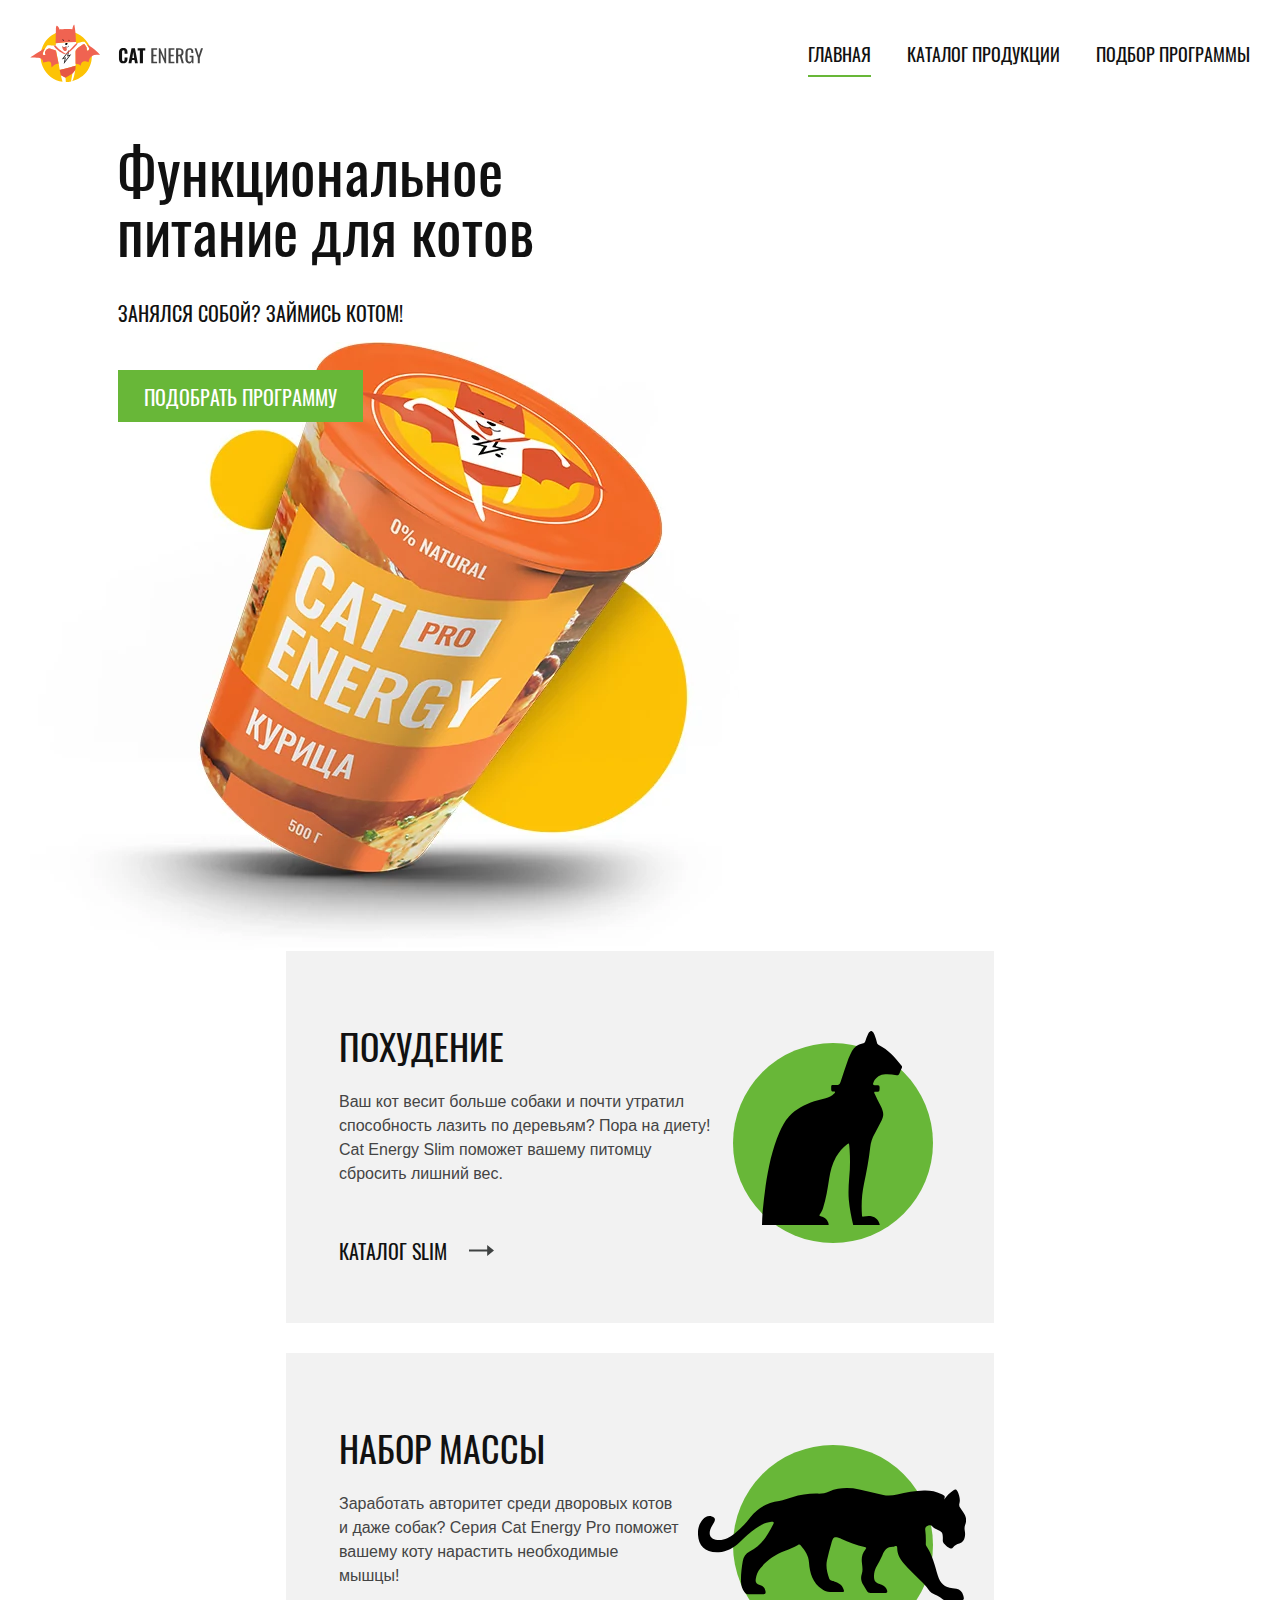
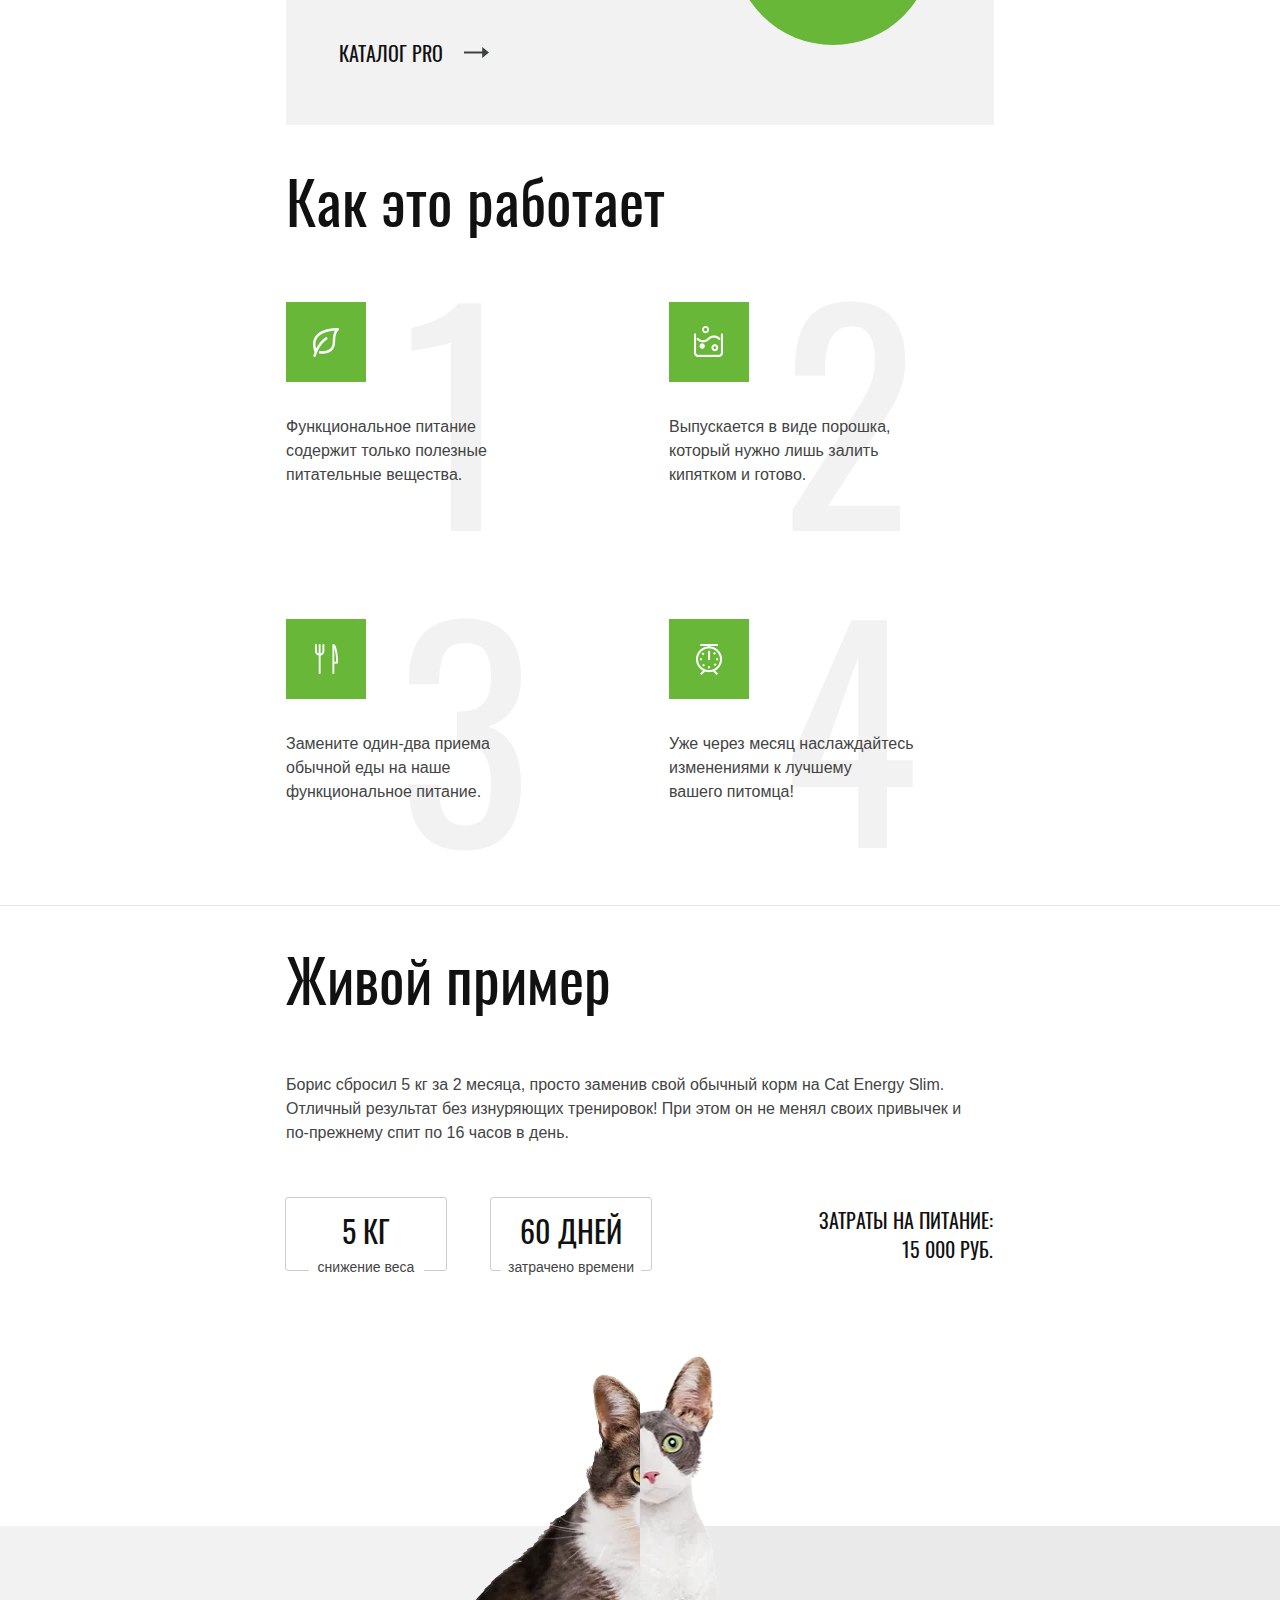
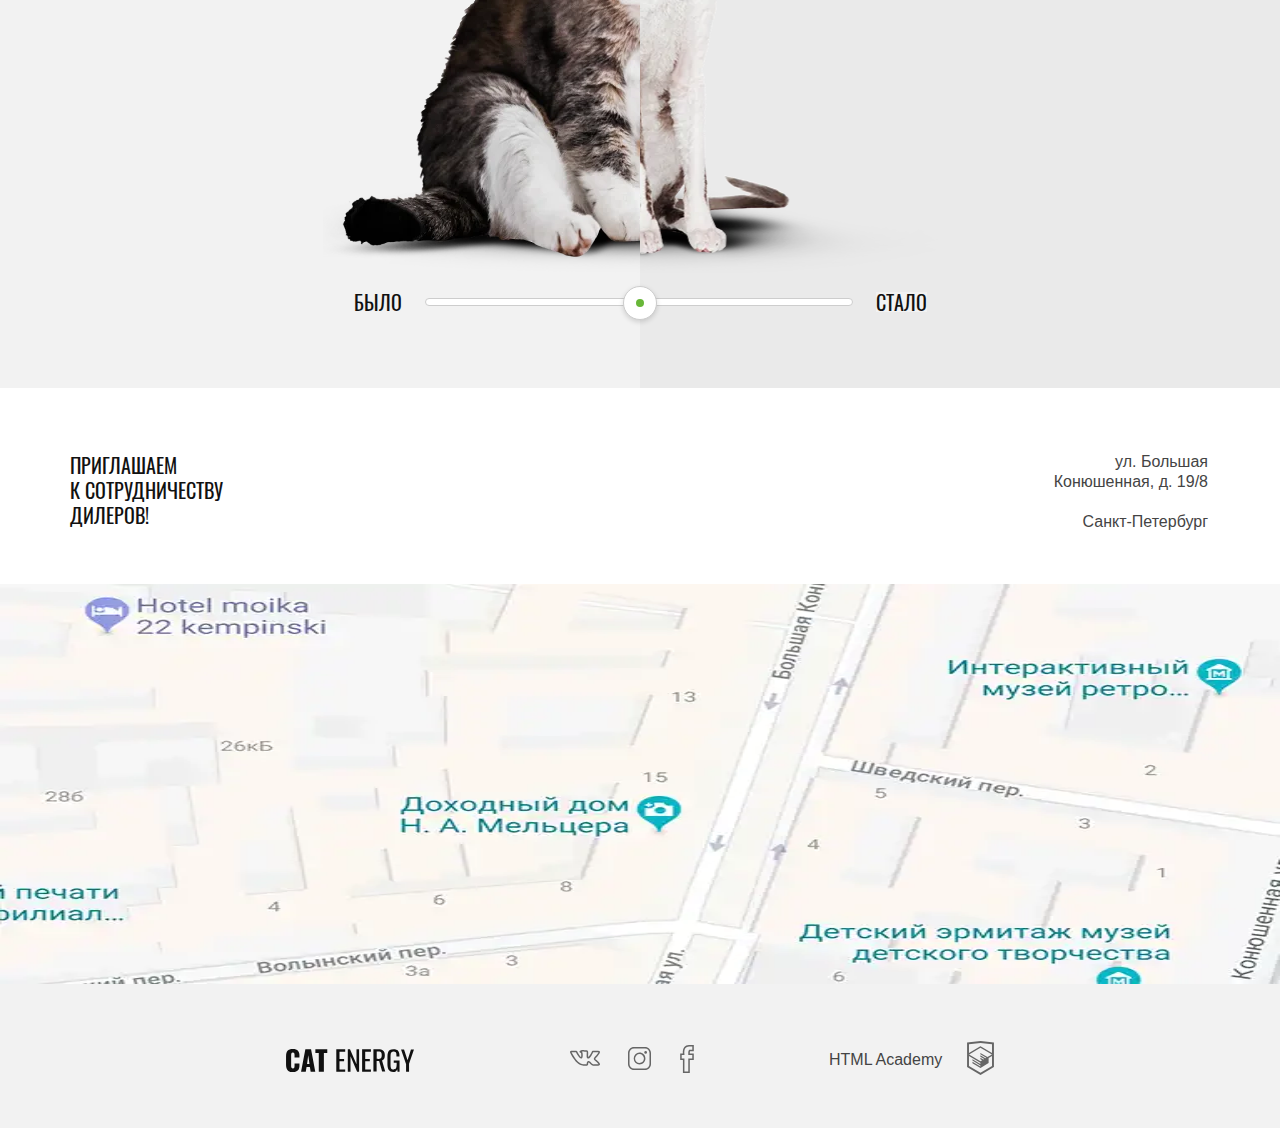
<file: index.html>
<!DOCTYPE html><html lang="ru"><head><meta charset="utf-8"><title>Kat Energy Главная страница</title><meta name="viewport" content="width=device-width,initial-scale=1"><link rel="preload" href="fonts/oswaldmedium.woff2" as="font" crossorigin="anonymous"><link rel="preload" href="fonts/oswaldregular.woff2" as="font" crossorigin="anonymous"><link rel="stylesheet" href="css/style.min.css"><script>// Picture element HTML5 shiv
      document.createElement( "picture" );</script><script src="js/picturefill.min.js" async=""></script></head><body><div style="display: none"><svg xmlns="http://www.w3.org/2000/svg" xmlns:xlink="http://www.w3.org/1999/xlink"><symbol id="icon-cat-pro" viewbox="0 0 134 56"><path d="M123.1 5.8c1.2-1.9 2.7-3.4 4.5-4.6 1-.7 1.6-.7 2.2.6.8 1.9 1.5 3.9.9 6-.2.8-.1 1.4.4 2.1.6.8 1.1 1.6 1.6 2.3 1.3 1.9 1.8 3.9.9 6.2-.4 1-.4 2-.2 3.1.2 1 .2 2 0 3-.3 1.6-1.1 2.7-2.7 3.2-1.3.3-2.4.9-3.2 2-.2.3-.5.5-.9.5-1.2.2-4.2-2.5-4.2-3.7v-.6c.1-3.6-.1-3.9-3.4-5.4-.7-.3-1.3-.6-1.8-1.2-.6-.8-1.4-.7-2.3-.4-.8.4-1.4.9-1.3 1.9.3 2.4.4 4.8.3 7.3 0 .3.1.6.2.8 3.1 4.5 4.3 9.8 5.8 14.9 1.2 3.9 3.4 6 7.4 6.3.6 0 1.3.2 1.9.3 1.8.3 2.9 1.5 3.4 3.2.7 2.1.3 2.6-1.8 2.6h-6.5c-.9 0-1.6-.2-2.3-.8-1-1-2.2-1.4-3.4-2-1.3-.6-2.6-1.3-3.4-2.6-1.1-1.7-2.6-3.1-4-4.5-2.8-2.9-5.8-5.7-8.4-8.7-1.9-2.2-3.2-4.6-3.2-7.6 0-.9-.2-1.3-1.2-.9-.3.2-.7.3-1 .3-2.8 0-4.2 1.7-5.2 4.2-.9 2.1-2.1 4.1-3.2 6.2-.5 1.1-1 2.6-1 4.2 0 2.4.6 3.2 2.8 4 1.4.5 2.7 1 3.4 2.4.8 1.6.6 2-1.1 2.1h-6.8c-.9 0-1.5-.3-1.9-1.1l-1.8-3c-1-1.7-1.4-3.4-.7-5.4.6-1.7.3-3.6.1-5.3-.4-2.6 0-4.9 1.7-7 .6-.7.6-1-.4-1.2-4.1-.8-8-2.3-11.8-4.1 0 0-.1 0-.1-.1-3.2-1.2-3.8-1-4.7 2.3-.8 2.8-1.6 5.6-2.2 8.5-.7 3.2.1 6.2 1.1 9.2.4 1.2 1.6 1.1 2.5 1.4 2 .6 3.7 1.4 4.5 3.5.7 1.6.6 1.8-1.1 1.8-1.7 0-3.4-.1-5.2 0-1.6.1-2.8-.5-4.2-1.4-4.8-3.2-6.2-8.1-6.6-13.4-.2-3.3-2-5.9-4.1-8.4-.4-.5-.8-.7-1.4-.3-2.1 1.3-4.5 2.1-6.7 3-4.8 1.8-9 4.6-12.2 8.8-1.2 1.5-1.9 3.2-2.2 5.1-.3 1.8.2 2.6 2 3.1 1.9.6 2.7 1.5 2.9 3.4.1.8-.2 1.2-1 1.2h-8.1c-.6 0-1-.4-1.3-.8-1.3-1.6-1.9-3.5-1.9-5.5-.1-3.5.3-6.9.9-10.3.4-2.1 1.4-3.8 3.4-4.8 5.9-2.8 9-8.1 11.8-13.6.6-1.1.1-1.3-.9-1.2-2.9.3-5.4 1.6-7.7 3.2-3 2.1-5.7 4.6-8.3 7.1-2.9 2.7-6.2 4.6-10.3 4.9C3.1 32.5-.3 28.4 0 21.8c.1-2.3.9-4.4 2.4-6.1 1.2-1.3 2.6-2 4.5-1.5 1.5.4 1.9 1.2 1.3 2.7-.3.6-.7 1.1-1 1.7-.4.6-.8 1.3-1 2-1.1 3 .4 5.1 3.5 5.4 3.3.3 6-1.1 8.5-3.1 3-2.4 5.7-5.2 8-8.3 3.7-4.8 8.5-7.3 14.4-8.1 2.3-.3 4.3-1.3 6.5-1.9 4.1-1.2 8.3-1.9 12.7-1.8 2 .1 3.9-.3 5.8-1.1 4.9-2 10-2 15.1-1 4 .8 8 1.8 11.9 2.8 2.2.5 4.7.3 7-.2 4.4-1 8.9-1.9 13.4-2 3-.1 5.9.4 8.6 1.7 2 .9 2 .9 1.5 2.8z"></path></symbol><symbol id="icon-cat-slim" viewbox="0 0 70 97"><path d="M54.8 0h-.4c-.7.4-1.1.9-1.4 1.6-.6 1.1-1 2.3-1.3 3.4-.2.8-.7 1.2-1.5 1.3-2.3.4-4 1.7-5.2 3.7-.7 1.3-1.3 2.6-1.8 3.9-1.4 3.7-2.5 7.5-3.8 11.2-.7 1.9-.8 1.9-2.7 1.9-2.3 0-2.1-.4-2.1 2.1 0 .8.2 1.2 1.1 1.2.3 0 .7-.1.8.2.1.3-.2.5-.4.7-1.2 1.3-2.7 2-4.3 2.4-1.9.5-3.8.9-5.7 1.5-4.7 1.6-9.1 3.8-12.6 7.6-2.1 2.3-3.5 5-4.7 7.8-3.8 8.7-5.6 17.8-7 27-.6 4.3-1.1 8.6-1.5 13C.2 92.7 0 94.8 0 97h33.3c.1-.5-.1-.9-.2-1.3-.7-1.8-2.1-2.7-3.8-3.1-.7-.2-.8-.4-.4-.9.7-.9 1.2-2 1.6-3.1 1.6-4.8 2.3-9.8 3.1-14.8.6-3.8 1.5-7.4 3.4-10.8 1.5-2.5 3.3-4.6 5.6-6.4.8-.6.9-.6 1 .4.1.7.1 1.4.2 2.2.3 4.7.3 9.5-.2 14.2-.3 3.7-.5 7.4-.2 11 .4 4.3 1.2 8.4 2.2 12.6h13.3c-.3-2.2-2.1-4-4.2-4.4-1.3-.2-2.5-.1-3.8.2-.6.1-.8 0-.9-.6-.4-5.3-.1-10.6 1-15.8 1.3-6 2.4-12.1 3.1-18.2.3-2.5 1-4.8 2.3-7 1.2-2.1 2.2-4.3 3.4-6.5.9-1.7 1.1-3.4.4-5.2-.3-.7-.5-1.4-.9-2.1-1-2-2-3.9-2.9-5.9-.5-1-.4-1.1.7-1.1 1.6 0 1.6 0 1.7-1.6v-.7c0-.7-.3-1.1-1-1h-1.5c-.7 0-.9-.3-.7-1 .6-2.3 2.8-4.1 5.1-4.4 2.2-.3 4.4 0 6.6.4.6.1 1 0 1.3-.6.4-1 .8-2 1.3-3 .2-.4.2-.8-.1-1.1-3.2-4.2-6.7-8-11.4-10.4-.5-.3-.8-.6-.9-1.1-.3-1.4-.7-2.8-1.3-4.2-.3-.7-.6-1.3-1.4-1.7z"></path></symbol><symbol id="icon-close" viewbox="0 0 18 18"><path d="M18 1.3L16.7 0 9 7.7 1.3 0 0 1.3 7.7 9 0 16.7 1.3 18 9 10.3l7.7 7.7 1.3-1.3L10.3 9z"></path></symbol><symbol id="icon-fb-mobile" viewbox="0 0 10 19"><path d="M7.1 19H2v-8.8H0V5.8h1.9c-.1-2 .2-3.4 1.1-4.4C3.8.5 5 .1 6.5 0H10v4.2H7.2c-.1.2-.2.8-.2 1.6h3v4.4H7.1V19zm-4-1h2.8V9.1h2.9V6.8H5.9v-.5c0-1.4 0-2.6.7-3.1l.1-.1h2.1V1H6.5c-1.2.1-2 .4-2.6 1-.8.8-1 2.3-.8 4.2l.1.6H1.1v2.3h2V18z"></path></symbol><symbol id="icon-fb" viewbox="34.789 -4.709 13.518 27.75"><path d="M44.32 23.041h-6.816V10.137h-2.715V3.763h2.629c-.202-2.887.298-5 1.519-6.444 1.039-1.229 2.583-1.911 4.588-2.026l4.782-.001v6.15h-3.755c-.166.315-.251 1.093-.252 2.321h3.978v6.375H44.32v12.903zm-5.316-1.5h3.816V8.637h3.957V5.263h-3.953l-.016-.734c-.044-2.04.002-3.784 1.007-4.46l.19-.127h2.801v-3.15h-3.239c-1.557.091-2.711.581-3.485 1.496-1.041 1.231-1.41 3.298-1.099 6.144l.092.832h-2.786v3.375h2.715v12.902z"></path></symbol><symbol id="icon-gift" viewbox="0 0 55.5 60"><path d="M52.3 12.2h-7c.5-.7.8-1.4 1.1-2.2.6-2 .4-4.1-.6-5.9-1-1.8-2.6-3.1-4.6-3.7-2-.6-4.1-.4-5.9.6-3.6 2-6.2 6.1-7.6 9-1.4-2.9-4-7.1-7.6-9-3.8-2-8.5-.6-10.5 3.1-1.4 2.7-1.2 5.8.5 8.1h-7c-1.7 0-3.1 1.4-3.1 3.1v9.4c0 1.7 1.4 3.1 3.1 3.1H4v26.1c0 3.3 2.7 6 6 6h35.5c3.3 0 6-2.7 6-6V27.8h.8c1.7 0 3.1-1.4 3.1-3.1v-9.4c.1-1.7-1.3-3.1-3.1-3.1zM36.5 3c1.3-.7 2.7-.8 4.1-.4 1.3.4 2.4 1.3 3.1 2.6.7 1.3.8 2.7.4 4.1-.4 1.2-1.1 2.2-2.2 2.9H29.4C30.5 9.6 33 5 36.5 3zM11.7 5.2C13.2 2.6 16.4 1.6 19 3c3.5 1.9 6 6.6 7.1 9.1H13.5c-2.3-1.4-3.1-4.5-1.8-6.9zm14.8 22.6v13.7H6.4V27.8h20.1zM6.4 53.9v-10h20.2v13.7H10c-2 0-3.6-1.7-3.6-3.7zm39.1 3.7H28.9V43.9h20.2v10c0 2-1.6 3.7-3.6 3.7zm3.6-16.1H28.9V27.8h20.2v13.7zm4-16.8c0 .4-.3.7-.7.7H3.2c-.4 0-.7-.3-.7-.7v-9.4c0-.4.3-.7.7-.7h49.2c.4 0 .7.3.7.7v9.4z"></path></symbol><symbol id="icon-htmlacademy" viewbox="0 0 26.943 34.09"><path d="M13.62.017L13.472 0 0 1.412v24.661l13.473 8.017 13.43-7.99.042-.025V1.412L13.62.017zm11.399 12.11L13.495 5.334l-.001-.104-.087.05-.088-.056v.109L1.925 12.118V3.147l11.548-1.212L25.02 3.147v8.98zm-11.614-5.34L24.923 13.5l-4.479 2.64-7.093-4.221-.014 1.415 5.904 3.513-.86.507-5.03-2.992-.014 1.415 3.827 2.275-.782.523-3.031-1.787-.014 1.413 1.853 1.091-1.8 1.081-11.356-6.751 11.371-6.835zm-11.48 8.34l11.411 6.791.016 1.044-7.942-4.728-.015 1.416 7.979 4.795.018 1.076-7.973-4.74-.013 1.414 8.021 4.822.046.025 8.143-4.872-.011-5.177 3.415-2.036v10.021L13.472 31.85 1.925 24.979v-9.852z"></path></symbol><symbol id="icon-insta-mobile" viewbox="0 0 16 16"><style>.st0{fill:#231f20}</style><path class="st0" d="M11.8 1C13.6 1 15 2.4 15 4.2v7.7c0 1.7-1.4 3.1-3.1 3.1H4.2C2.4 15 1 13.6 1 11.8V4.2C1 2.4 2.4 1 4.2 1h7.6m0-1H4.2C1.9 0 0 1.9 0 4.2v7.7C0 14.1 1.9 16 4.2 16h7.7c2.3 0 4.2-1.9 4.2-4.2V4.2C16 1.9 14.1 0 11.8 0z"></path><path class="st0" d="M8 4.9c1.7 0 3.1 1.4 3.1 3.1 0 1.7-1.4 3.1-3.1 3.1-1.7 0-3.1-1.4-3.1-3.1 0-1.7 1.4-3.1 3.1-3.1m0-1C5.7 3.9 3.9 5.7 3.9 8s1.8 4.1 4.1 4.1 4.1-1.8 4.1-4.1S10.3 3.9 8 3.9z"></path><circle class="st0" cx="12.3" cy="3.7" r=".9"></circle></symbol><symbol id="icon-insta" viewbox="-3 -3 23 23"><path d="M14.002-1.501C16.482-1.501 18.5.519 18.5 3v11c0 2.481-2.018 4.5-4.498 4.5H3.01A4.504 4.504 0 0 1-1.488 14V3C-1.488.519.53-1.5 3.01-1.5h10.992m0-1.5H3.01C-.29-3-2.987-.301-2.987 3v11.001C-2.987 17.299-.29 20 3.01 20h10.995C17.301 20 20 17.299 20 13.999V3c0-3.301-2.699-6-5.998-6z"></path><path d="M8.506 4.078a4.434 4.434 0 0 1 4.429 4.428c0 2.44-1.989 4.43-4.429 4.43a4.434 4.434 0 0 1-4.428-4.43 4.431 4.431 0 0 1 4.428-4.428m0-1.5a5.929 5.929 0 0 0 0 11.855c3.274 0 5.926-2.653 5.926-5.927S11.78 2.578 8.506 2.578z"></path><circle cx="14.646" cy="2.379" r="1.341"></circle></symbol><symbol id="icon-mail" viewbox="0 0 17 13"><path d="M15.6 11.6H1.4V5.8H0V13h17V5.8h-1.4v5.8zM0 0v2.3l8.5 7.1L17 2.3V0H0zm15.6 1.6L8.5 7.5 1.4 1.6v-.2h14.2v.2z"></path></symbol><symbol id="icon-mobile-menu" viewbox="0 0 24 18"><path d="M0 16h24v2H0zm0-8h24v2H0zm0-8h24v2H0z"></path></symbol><symbol id="icon-phone" viewbox="0 0 20 20"><path d="M17.9 9.4H9.4v1.2h8.5l-2.1 2.1.9.9 3.1-3.1c.2-.2.2-.6 0-.9l-3.1-3.1-.9.9 2.1 2zM8.1 19.4v-6.2c0-.3-.3-.6-.6-.6H3.1c0 .7.6 1.2 1.2 1.2h2.5v5H3.1c-1 .1-1.8-.7-1.9-1.7v-14c0-1 .8-1.8 1.7-1.8H6.8v5H4.4c-.7 0-1.2.6-1.2 1.2h4.4c.3 0 .6-.3.6-.6V.6C8.1.3 7.8 0 7.5 0H3.1C1.5-.1.1 1.2 0 2.9V16.8c-.1 1.7 1.2 3.1 2.9 3.1H7.5c.3.1.6-.2.6-.5z"></path></symbol><symbol id="icon-plus-mobile" viewbox="0 0 30 30"><path fill="#231f20" d="M30 14H16V0h-2v14H0v2h14v14h2V16h14z"></path></symbol><symbol id="icon-plus" viewbox="0 0 60 60"><path fill="#231f20" d="M60 29.5H30.5V0h-1v29.5H0v1h29.5V60h1V30.5H60z"></path></symbol><symbol id="icon-right-arrow-long" viewbox="0 0 24.2 11"><path fill="#3f4242" d="M17.6 0l6.6 5.5-6.6 5.5V6.6H0V4.4h17.6z"></path></symbol><symbol id="icon-right-arrow-verylong" viewbox="0 0 32 11"><path fill="#3f4242" d="M25.4 0L32 5.5 25.4 11V6.6H0V4.4h25.4z"></path></symbol><symbol id="icon-tick" viewbox="0 0 21.1 15.5"><path d="M20.1 0L7.7 13.3 1 6.1 0 7.2l7.6 8.2.1.1L21 1.2l.1-.1z"></path></symbol><symbol id="icon-vk-mobile" viewbox="0 0 22 12"><path d="M17.6 12c-.3 0-.9-.1-1.5-.5-.5-.3-.9-.7-1.3-1.2-.3-.3-.9-.9-1.1-.9-.2.1-.4.7-.3 1.2 0 .1 0 .6-.3.9-.3.3-.8.4-.9.4h-1.4c-.7 0-3.2-.2-5.4-2.3C2.5 7.1.2 2.2.1 2 0 1.6-.1 1.2.2.9c.3-.3.8-.4 1-.4h3.1c.1 0 .4.1.7.3.3.2.4.5.5.6 0 0 .5 1.1 1.1 2 1 1.5 1.4 1.9 1.5 2 .1-.4.2-1.4.1-2.3 0-.4-.1-.8-.2-1-.1-.1-.3-.2-.5-.2l-.6-.5c0-.5.5-.9.9-1.1.5-.2 1.3-.3 2.3-.3h.5c.9 0 1.2.1 1.6.1 1.2.3 1.2 1.3 1.1 2.5v1.6c0 .3 0 .8.1 1 .2-.1.6-.5 1.5-1.9.6-.9 1-1.9 1.1-2.1.1-.3.4-.7 1.2-.7h3.4c.7 0 1.2.2 1.3.7.2.5.1 1.3-1.7 3.5-.3.3-.5.6-.7.9-.5.4-.9 1-.9 1.1 0 .1.5.5.9.9 1.1.9 1.9 1.7 2.2 2.3.4.6.3 1 .2 1.3-.3.7-1.2.7-1.4.8h-2.9zm-3.9-3.7c.7 0 1.2.6 1.8 1.2.4.4.7.8 1.1 1 .5.3 1 .3 1 .3h2.9c.1 0 .3-.1.4-.1 0 0 0-.1-.1-.1-.3-.5-1-1.3-2-2.1-.9-.7-1.3-1.1-1.4-1.7 0-.6.4-1.1 1.2-2.1.2-.2.4-.5.7-.8 1.1-1.4 1.4-2 1.5-2.3h-3.9c0 .4-.5 1.5-1.1 2.4-1.4 2.1-2 2.4-2.5 2.4-.1 0-.3 0-.4-.1-.7-.4-.7-1.4-.7-2.1V2.6c.1-1.3 0-1.3-.3-1.4-.3-.1-.5-.1-1.4-.1H10c-.5 0-1 0-1.4.1l.2.2c.4.5.4 1.5.4 1.7.1 1.3 0 2.9-.7 3.3-.1 0-.2.1-.4.1-.6 0-1.3-.7-2.5-2.5C5 2.9 4.5 1.8 4.5 1.8s0-.1-.1-.1-.2-.1-.2-.1h-3c.4.9 2.5 5 4.8 7.2 2 1.9 4.3 2 4.7 2h1.4s.2 0 .2-.1v-.1c0-.2 0-2 1.2-2.3h.2z"></path></symbol><symbol id="icon-vk" viewbox="3.007 11.628 30.004 15.761"><path d="M26.945 27.388c-.386 0-1.17-.082-2.075-.632-.642-.385-1.223-.968-1.784-1.532-.438-.44-1.171-1.177-1.447-1.177-.268.075-.481.921-.476 1.569.004.113-.001.774-.468 1.213-.425.4-1.088.485-1.216.498l-1.926.007c-.967 0-4.358-.218-7.429-3.021-3.674-3.358-6.835-9.798-6.968-10.07-.197-.462-.248-1.066.152-1.482.392-.413 1.081-.472 1.359-.479l4.083-.024.115.008c.091.014.567.095.957.349.388.247.59.651.626.73.01.021.649 1.432 1.475 2.684 1.312 1.99 1.896 2.455 2.103 2.562.188-.417.277-1.7.187-2.871.001-.493-.101-1.098-.252-1.278-.112-.134-.426-.253-.778-.294l-.722-.691c-.096-.658.635-1.226 1.149-1.446.737-.316 1.792-.382 3.147-.382l.71.005c1.235.012 1.622.081 2.149.191 1.702.361 1.64 1.729 1.567 3.312-.021.464-.046 1.001-.046 1.621 0 .151-.005.312-.011.479-.012.38-.032 1.038.093 1.304.219-.145.852-.665 2.072-2.483.783-1.165 1.4-2.539 1.517-2.803l.001-.001c.182-.43.608-.941 1.613-.946l4.274-.024c.012-.003.172-.016.377-.016.98 0 1.597.287 1.832.854.269.65.169 1.657-2.354 4.605-.37.432-.697.804-.982 1.127-.598.678-1.216 1.379-1.237 1.595.053.169.662.665 1.252 1.145 1.53 1.247 2.528 2.264 3.033 3.073.522.759.429 1.33.258 1.677-.424.864-1.638.973-1.877.985l-3.79.047a2.525 2.525 0 0 1-.263.012zm-5.307-4.84c.899 0 1.682.786 2.511 1.618.497.5 1.011 1.016 1.496 1.307.727.44 1.316.421 1.398.412l.103-.009 3.805-.047c.171-.012.411-.073.536-.136a1.167 1.167 0 0 0-.098-.167c-.449-.718-1.388-1.659-2.686-2.718-1.184-.963-1.801-1.465-1.865-2.244-.066-.805.493-1.439 1.607-2.703.28-.318.604-.685.967-1.109 1.559-1.821 1.957-2.64 2.058-2.956-.17-.029-.648-.021-.678-.018l-4.361.028c-.191.001-.249.035-.249.036-.176.414-.812 1.812-1.644 3.05-1.895 2.82-2.785 3.2-3.407 3.201-.204 0-.396-.05-.569-.148-1.003-.569-.963-1.834-.934-2.757.005-.149.01-.295.01-.431 0-.646.025-1.207.048-1.689.076-1.68.016-1.692-.379-1.776-.409-.086-.705-.147-1.856-.159l-.693-.005c-.624 0-1.343.014-1.906.098.092.074.18.157.259.251.588.704.604 1.951.601 2.194.13 1.646.061 3.796-1.018 4.313a1.365 1.365 0 0 1-.597.137c-.926 0-1.854-.885-3.425-3.267a22.863 22.863 0 0 1-1.587-2.887.47.47 0 0 0-.075-.094 1.133 1.133 0 0 0-.32-.116l-4.001.024c-.021.001-.045.002-.07.005.591 1.189 3.426 6.592 6.519 9.419 2.74 2.502 5.826 2.629 6.417 2.629l1.851-.003c.046-.01.218-.062.269-.1-.019.018-.01-.053-.01-.097-.003-.265.012-2.595 1.578-3.034.126-.034.259-.052.395-.052z"></path></symbol></svg></div><header class="page-header page-header__index"><div class="page-header__wrapper"><a class="page-header__logo"><picture><source media="(min-width: 1300px)" srcset="img/logo-desktop.svg"><source media="(min-width: 768px)" srcset="img/logo-tablet.svg"><img class="page-header__logo-image" src="img/logo-mobile.svg" width="190" height="38" alt="Кет энерджи"></picture></a><nav class="main-nav main-nav--closed main-nav--nojs"><button class="main-nav__toggle" type="button">Открыть меню</button><div class="main-nav__wrapper"><ul class="main-nav__list site-list site-list--index"><li class="site-list__item"><a class="site-list__item-active-index">Главная</a></li><li class="site-list__item"><a href="catalog.html">Каталог продукции</a></li><li class="site-list__item"><a href="form.html">Подбор программы</a></li></ul></div></nav></div></header><main class="page-main"><h1 class="visually-hidden">Функциональное питание для котов «Cat Energy»</h1><section class="promo"><div class="promo__wrapper"><h2 class="promo__header-title">Функциональное питание для котов</h2><b class="promo__slogan">Занялся собой? Займись котом!</b><div class="promo__img-wrapper"><picture><source type="image/webp" media="(min-width: 1300px)" srcset="img/index-can-desktop@1x.webp, img/index-can-desktop@2x.webp 2x"><source type="image/webp" media="(min-width: 768px)" srcset="img/index-can-tablet@1x.webp, img/index-can-tablet@2x.webp 2x"><source type="image/webp" srcset="img/index-can-mobile@1x.webp, img/index-can-mobile@2x.webp 2x"><source media="(min-width: 1300px)" srcset="img/index-can-desktop@1x.png, img/index-can-desktop@2x.png 2x"><source media="(min-width: 768px)" srcset="img/index-can-tablet@1x.jpg, img/index-can-tablet@2x.jpg 2x"><img class="promo__img" src="img/index-can-mobile@1x.png" srcset="img/index-can-mobile@2x.png" alt="Продукт Кэт энерджи"></picture></div><a class="promo__link button" href="form.html">Подобрать программу</a></div></section><section class="categories"><h2 class="visually-hidden">Разные виды программ питания для котов «Cat Energy»</h2><div class="categories__wrapper"><article class="categories__item"><h2 class="visually-hidden">Программа для снижения массы кота</h2><span class="categories__title categories__title-losing-weight">Похудение</span><p class="categories__description">Ваш кот весит больше собаки и почти утратил способность лазить по деревьям? Пора на диету! Cat Energy Slim поможет вашему питомцу сбросить лишний вес.</p><a class="categories__link categories__link-one" href="slim.html">Каталог Slim</a></article><article class="categories__item"><h2 class="visually-hidden">Программа для набора массы кота</h2><span class="categories__title categories__title-weight-gain">Набор массы</span><p class="categories__description categories__description-mass">Заработать авторитет среди дворовых котов и даже собак? Серия Cat Energy Pro поможет вашему коту нарастить необходимые мышцы!</p><a class="categories__link categories__link-two" href="mass.html">Каталог pro</a></article></div></section><section class="advantages"><div class="advantages__wrapper"><h2 class="advantages__title">Как это работает</h2><ul class="advantages__list"><li class="advantages__item advantages__item--eco">Функциональное питание содержит только полезные питательные вещества.</li><li class="advantages__item advantages__item--easy">Выпускается в виде порошка, который нужно лишь залить кипятком и готово.</li><li class="advantages__item advantages__item--how">Замените один-два приема обычной еды на наше функциональное питание.</li><li class="advantages__item advantages__item--time">Уже через месяц наслаждайтесь изменениями к лучшему<br>вашего питомца!</li></ul></div></section><section class="example example--background"><div class="example__wrapper"><h2 class="example__title">Живой пример</h2><p class="example__description">Борис сбросил 5 кг за 2 месяца, просто заменив свой обычный корм на Cat Energy Slim. Отличный результат без изнуряющих тренировок! При этом он не менял своих привычек и по-прежнему спит по 16 часов в день.</p><div class="example__result-wrapper"><div class="example__result"><span class="example__mass">5 кг</span> <span class="example__weight">снижение веса</span></div><div class="example__result"><span class="example__day">60 дней</span> <span class="example__time">затрачено времени</span></div><p class="example__cost">Затраты на питание:<span>15 000 руб.</span></p></div><div class="example__wrapper-before-after"><div class="example__before"><picture><source type="image/webp" media="(min-width: 1300px)" srcset="img/before-desktop@1x.webp, img/before-desktop@2x.webp 2x"><source type="image/webp" media="(min-width: 768px)" srcset="img/before-tablet@1x.webp, img/before-tablet@2x.webp 2x"><source type="image/webp" srcset="img/before-mobile@1x.webp, img/before-mobile@2x.webp 2x"><source media="(min-width: 1300px)" srcset="img/before-desktop@1x.png, img/before-desktop@2x.png 2x"><source media="(min-width: 768px)" srcset="img/before-tablet@1x.png, img/before-tablet@2x.png 2x"><img class="example__img" src="img/before-mobile@1x.png" srcset="img/before-mobile@2x.png 2x" alt="Кот с лишним весом."></picture></div><div class="example__after"><picture><source type="image/webp" media="(min-width: 1300px)" srcset="img/after-desktop@1x.webp, img/after-desktop@2x.webp 2x"><source type="image/webp" media="(min-width: 768px)" srcset="img/after-tablet@1x.webp, img/after-tablet@2x.webp 2x"><source type="image/webp" srcset="img/after-mobile@1x.webp, img/after-mobile@2x.webp 2x"><source media="(min-width: 1300px)" srcset="img/after-desktop@1x.png, img/after-desktop@2x.png 2x"><source media="(min-width: 768px)" srcset="img/after-tablet@1x.png, img/after-tablet@2x.png 2x"><img class="example__img" src="img/after-mobile@1x.png" srcset="img/after-mobile@2x.png 2x" alt="Кот с лишним весом."></picture></div></div><div class="example__controls"><button class="example__button example__button--before">Было</button> <input class="example__input visually-hidden" id="example__input-radio" type="range" min="0" max="1" step="1" value="0" aria-label="Переключатель"> <label class="example__rectangle" for="example__input-radio"></label> <button class="example__button example__button--after">Стало</button></div></div></section><section class="contacts contacts--background"><h2 class="visually-hidden">Контакты</h2><div class="contacts__wrapper"><div class="contacts__invite-address-wrapper"><b class="contacts__invite">приглашаем<br>к сотрудничеству дилеров!</b> <span class="contacts__address">ул. Большая Конюшенная, д. 19/8<b> Санкт-Петербург</b></span></div><div class="contacts__map-wrapper"><iframe src="https://www.google.com/maps/embed?pb=!1m18!1m12!1m3!1d1998.6037872533248!2d30.320858716403162!3d59.93871648187619!2m3!1f0!2f0!3f0!3m2!1i1024!2i768!4f13.1!3m3!1m2!1s0x4696310fca145cc1%3A0x42b32648d8238007!2z0JHQvtC70YzRiNCw0Y8g0JrQvtC90Y7RiNC10L3QvdCw0Y8g0YPQuy4sIDE5LzgsINCh0LDQvdC60YIt0J_QtdGC0LXRgNCx0YPRgNCzLCAxOTExODY!5e0!3m2!1sru!2sru!4v1560240267797!5m2!1sru!2sru" width="600" height="450" aria-label="Адрес на карте в интернете" allowfullscreen=""></iframe><picture><source type="image/webp" media="(min-width: 1300px)" srcset="img/bg-map-desktop@1x.webp, img/bg-map-desktop@2x.webp 2x"><source type="image/webp" media="(min-width: 768px)" srcset="img/bg-map-tablet@1x.webp, img/bg-map-tablet@2x.webp 2x"><source type="image/webp" srcset="img/bg-map-mobile@1x.webp, img/bg-map-mobile@2x.webp 2x"><source media="(min-width: 1300px)" srcset="img/bg-map-desktop@1x.png, img/bg-map-desktop@2x.png 2x"><source media="(min-width: 768px)" srcset="img/bg-map-tablet@1x.png, img/bg-map-tablet@2x.png 2x"><img class="contacts__map" src="img/bg-map-mobile@1x.png" srcset="img/bg-map-mobile@2x.png 2x" alt="Адрес на карте в интернете"></picture></div></div></section></main><footer class="page-footer"><div class="page-footer__wrapper"><section class="page-footer__logo"><h2 class="visually-hidden">Логотип Кет Енерджи</h2><img class="page-footer__img" src="img/logo-footer.svg" width="128" height="23" alt="Логотип Кет Енерджи"></section><section class="page-footer__social"><h2 class="visually-hidden">Контакты в социальных сетях</h2><ul class="page-footer__social-list"><li class="page-footer__social-item"><a href="https://vk.com/htmlacademy" target="blank" aria-label="Мы в вконтакте"></a> <svg class="page-footer__social-icon-svg-vk" width="22" height="12"><use xlink:href="#icon-vk"></use></svg></li><li class="page-footer__social-item"><a href="https://www.instagram.com/htmlacademy/" target="blank" aria-label="Мы в инстаграмм"></a> <svg class="page-footer__social-icon-svg-insta" width="17" height="17"><use xlink:href="#icon-insta"></use></svg></li><li class="page-footer__social-item"><a href="https://ru-ru.facebook.com/htmlacademy/" target="blank" aria-label="Мы в Фейсбук"></a> <svg class="page-footer__social-icon-svg-fb" width="10" height="19"><use xlink:href="#icon-fb"></use></svg></li></ul></section><section class="page-footer__copyright copyright"><h2 class="visually-hidden">Авторские права</h2><a class="copyright__link" href="https://htmlacademy.ru/intensive/adaptive" target="blank" aria-label="HTML Academy"><span class="copyright__text">HTML Academy</span> <svg class="copyright__logo-htmlacademy" width="27" height="34"><use xlink:href="#icon-htmlacademy"></use></svg></a></section></div></footer><script src="js/script.min.js"></script></body></html>
</file>
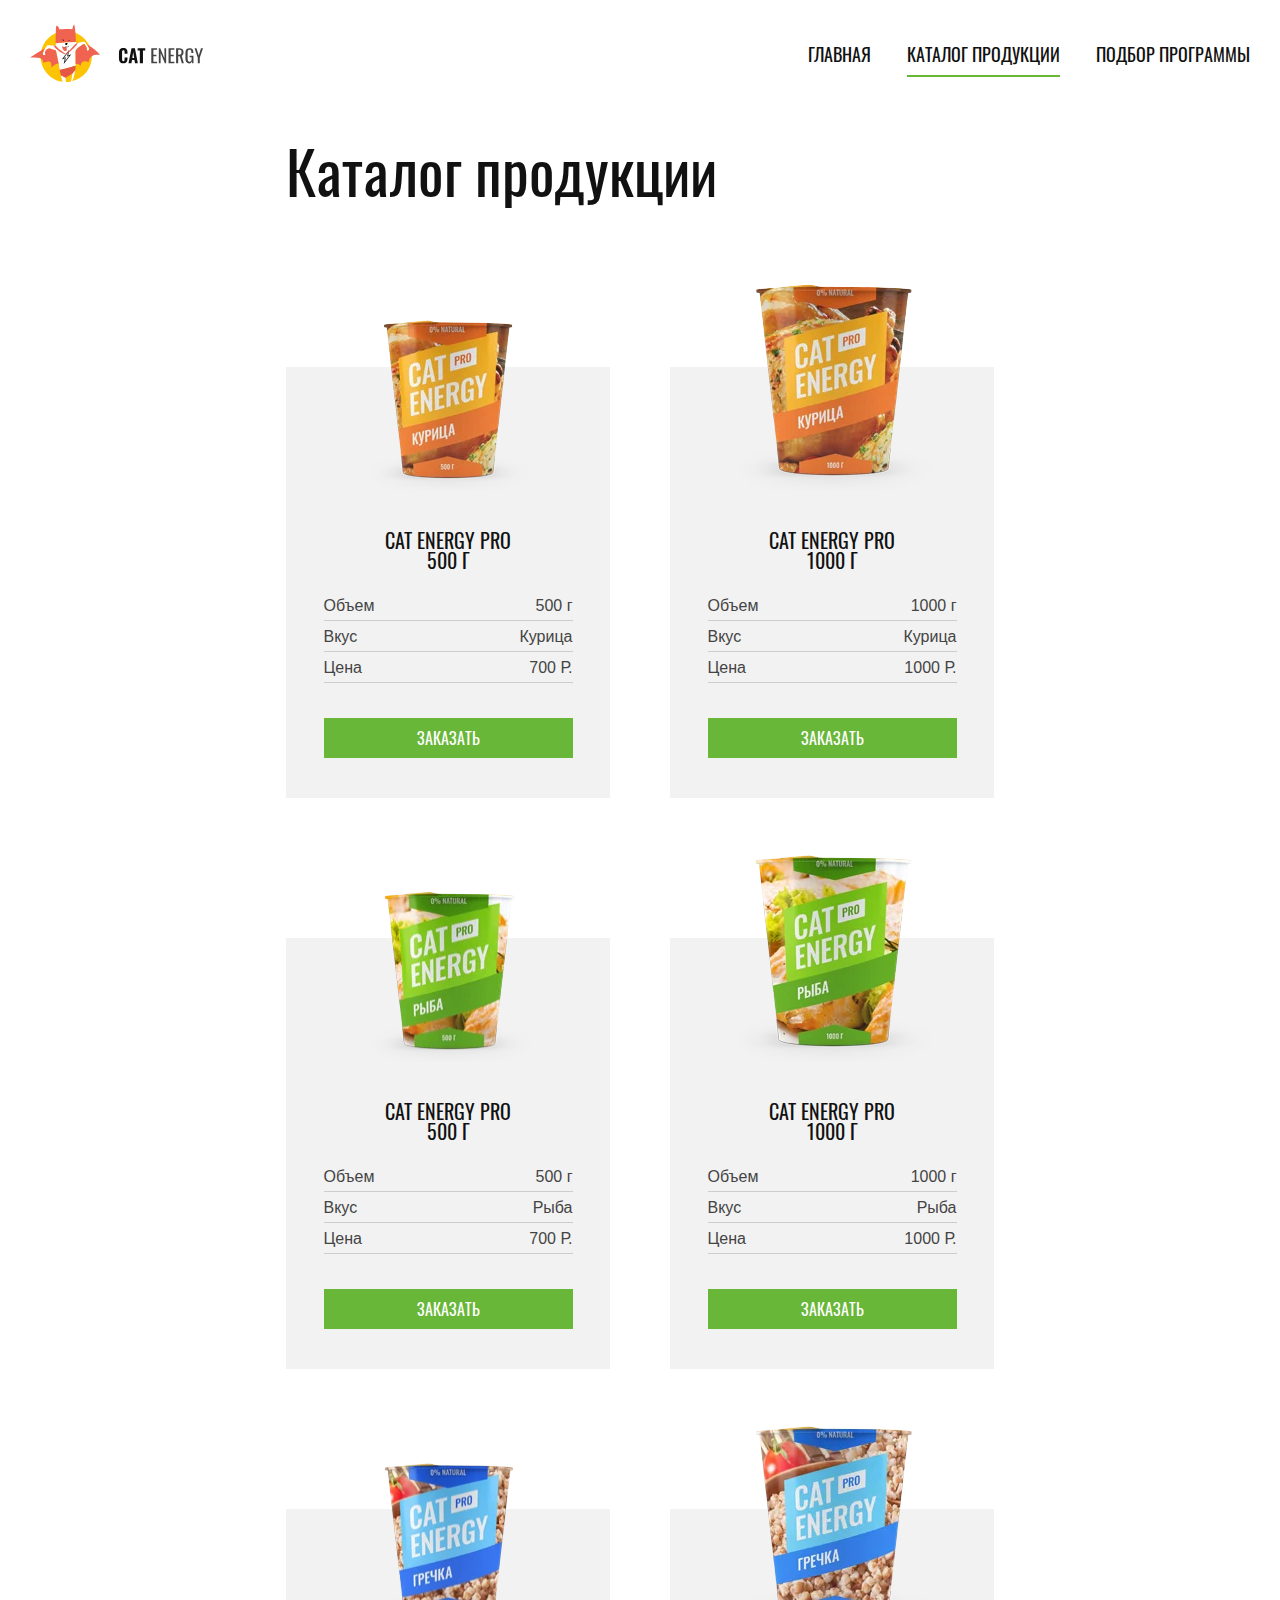
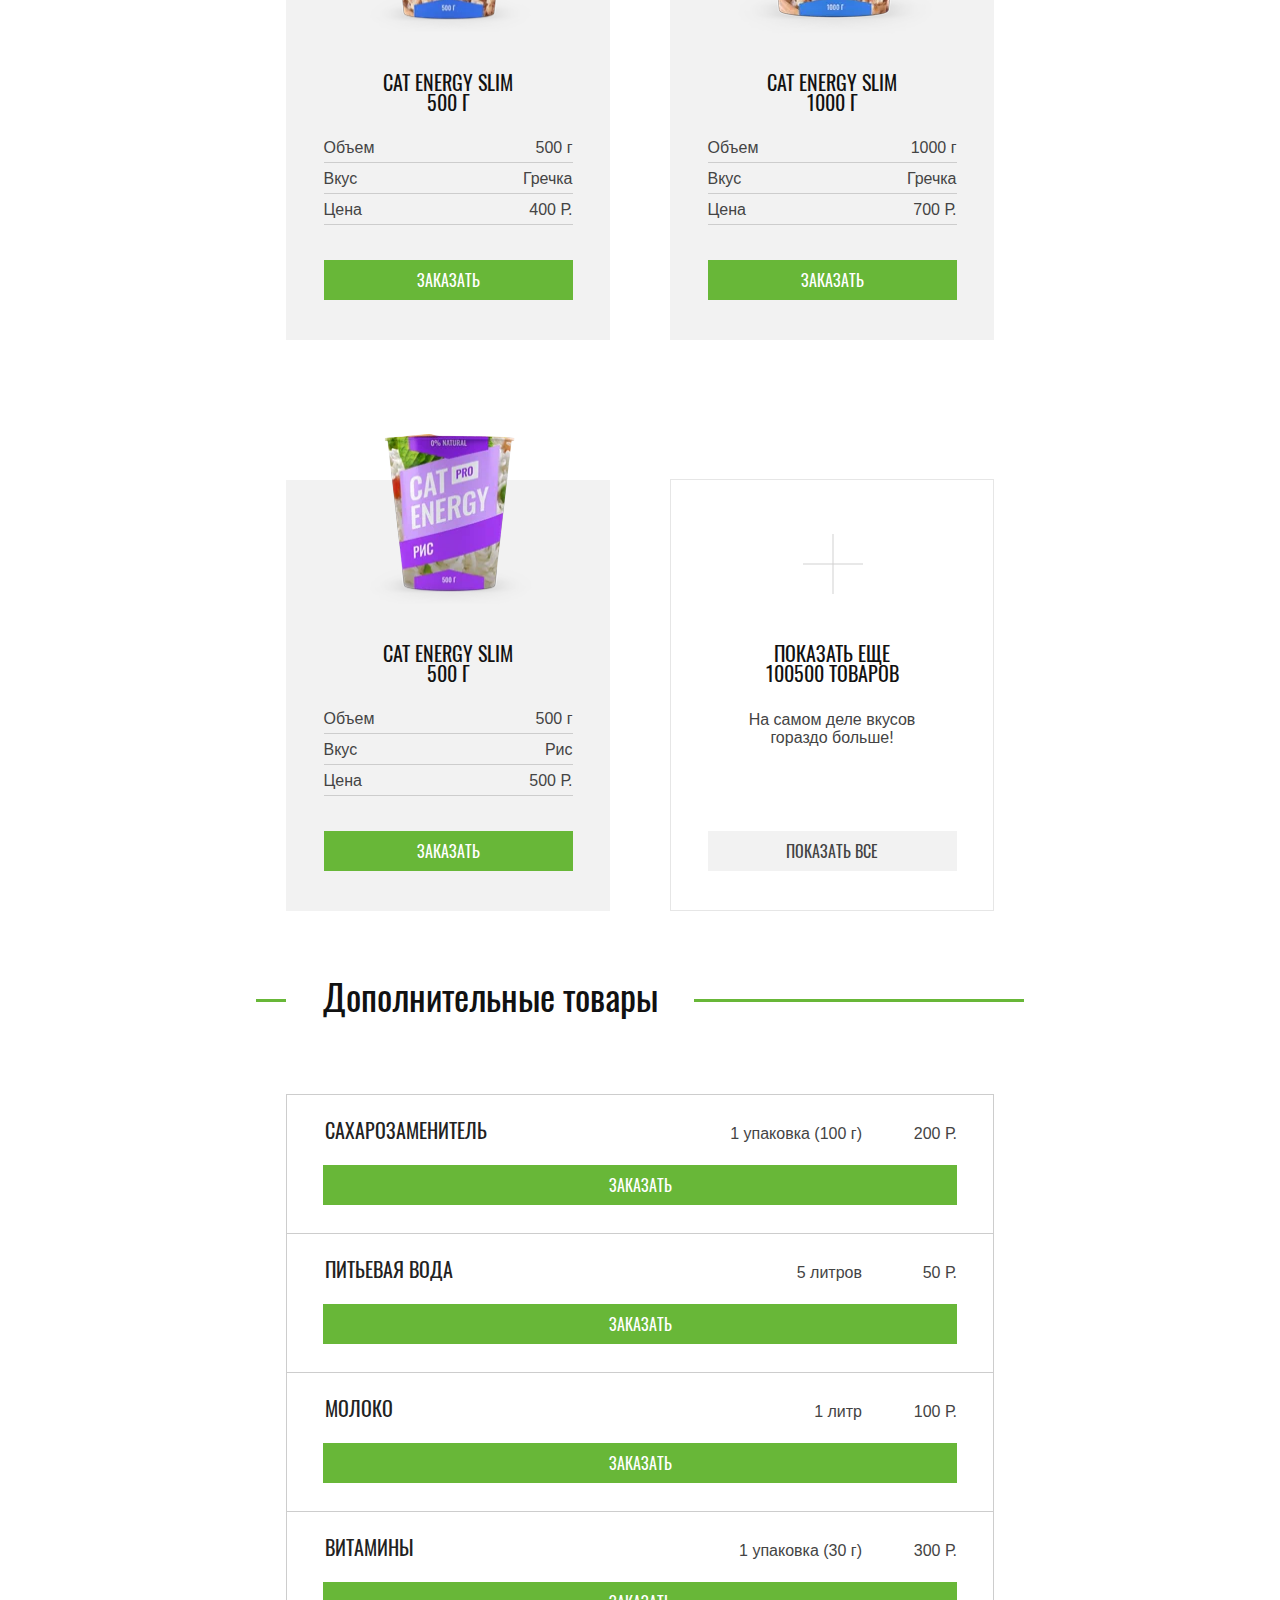
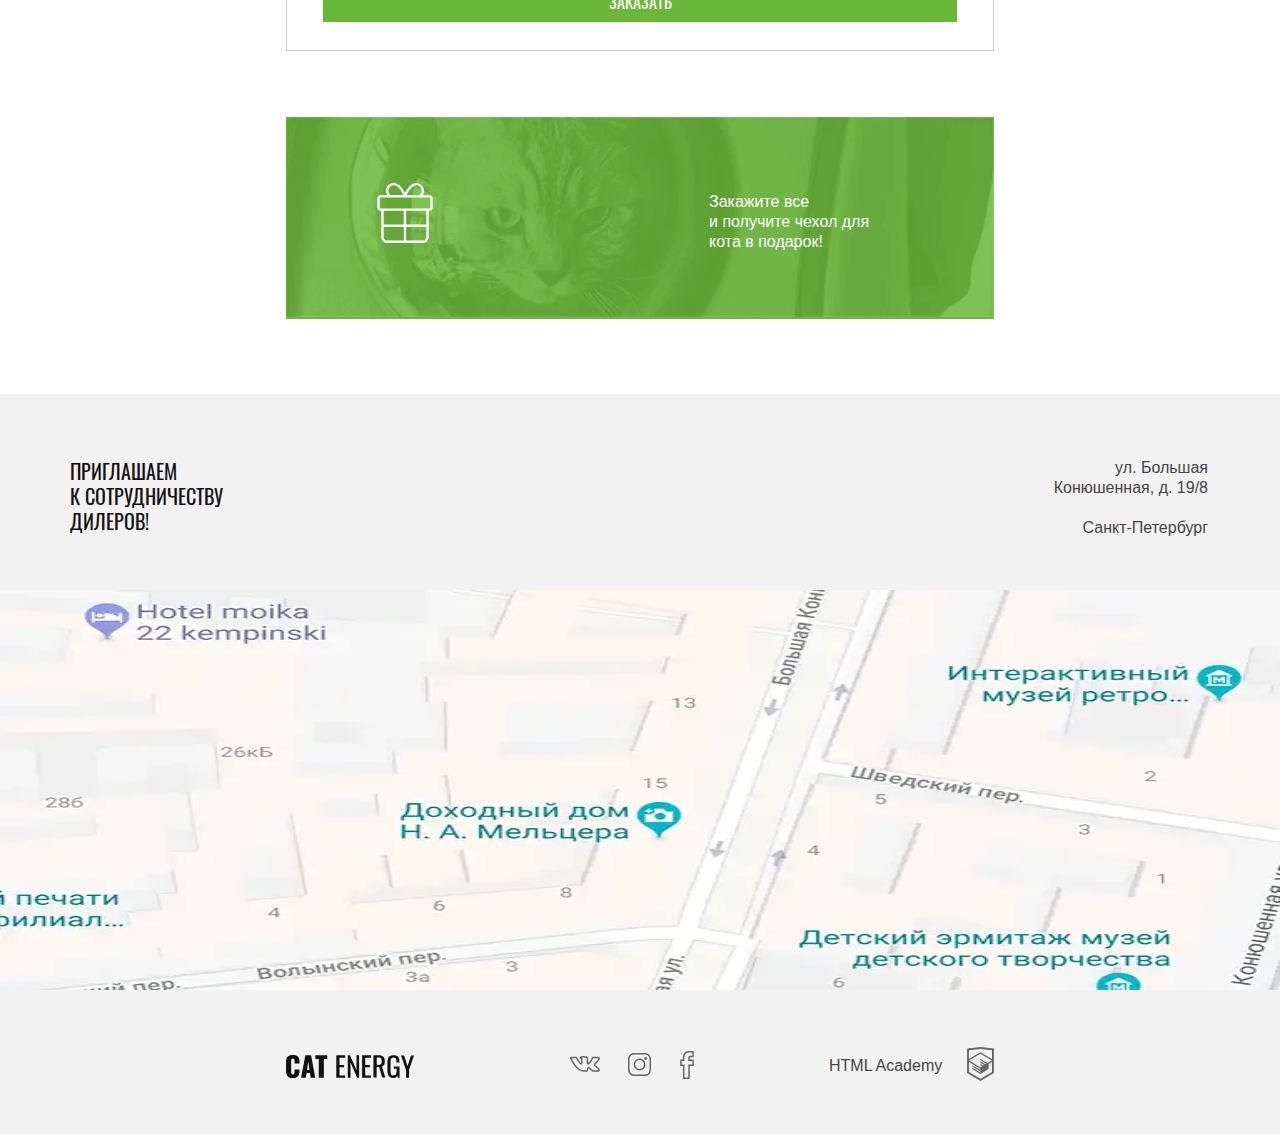
<file: catalog.html>
<!DOCTYPE html><html lang="ru"><head><meta charset="utf-8"><title>Kat Energy Страница Каталог</title><meta name="viewport" content="width=device-width,initial-scale=1"><link rel="preload" href="fonts/oswaldmedium.woff2" as="font" crossorigin="anonymous"><link rel="preload" href="fonts/oswaldregular.woff2" as="font" crossorigin="anonymous"><link rel="stylesheet" href="css/style.min.css"><script>// Picture element HTML5 shiv
      document.createElement( "picture" );</script><script src="js/picturefill.min.js" async=""></script></head><body><div style="display: none"><svg xmlns="http://www.w3.org/2000/svg" xmlns:xlink="http://www.w3.org/1999/xlink"><symbol id="icon-cat-pro" viewbox="0 0 134 56"><path d="M123.1 5.8c1.2-1.9 2.7-3.4 4.5-4.6 1-.7 1.6-.7 2.2.6.8 1.9 1.5 3.9.9 6-.2.8-.1 1.4.4 2.1.6.8 1.1 1.6 1.6 2.3 1.3 1.9 1.8 3.9.9 6.2-.4 1-.4 2-.2 3.1.2 1 .2 2 0 3-.3 1.6-1.1 2.7-2.7 3.2-1.3.3-2.4.9-3.2 2-.2.3-.5.5-.9.5-1.2.2-4.2-2.5-4.2-3.7v-.6c.1-3.6-.1-3.9-3.4-5.4-.7-.3-1.3-.6-1.8-1.2-.6-.8-1.4-.7-2.3-.4-.8.4-1.4.9-1.3 1.9.3 2.4.4 4.8.3 7.3 0 .3.1.6.2.8 3.1 4.5 4.3 9.8 5.8 14.9 1.2 3.9 3.4 6 7.4 6.3.6 0 1.3.2 1.9.3 1.8.3 2.9 1.5 3.4 3.2.7 2.1.3 2.6-1.8 2.6h-6.5c-.9 0-1.6-.2-2.3-.8-1-1-2.2-1.4-3.4-2-1.3-.6-2.6-1.3-3.4-2.6-1.1-1.7-2.6-3.1-4-4.5-2.8-2.9-5.8-5.7-8.4-8.7-1.9-2.2-3.2-4.6-3.2-7.6 0-.9-.2-1.3-1.2-.9-.3.2-.7.3-1 .3-2.8 0-4.2 1.7-5.2 4.2-.9 2.1-2.1 4.1-3.2 6.2-.5 1.1-1 2.6-1 4.2 0 2.4.6 3.2 2.8 4 1.4.5 2.7 1 3.4 2.4.8 1.6.6 2-1.1 2.1h-6.8c-.9 0-1.5-.3-1.9-1.1l-1.8-3c-1-1.7-1.4-3.4-.7-5.4.6-1.7.3-3.6.1-5.3-.4-2.6 0-4.9 1.7-7 .6-.7.6-1-.4-1.2-4.1-.8-8-2.3-11.8-4.1 0 0-.1 0-.1-.1-3.2-1.2-3.8-1-4.7 2.3-.8 2.8-1.6 5.6-2.2 8.5-.7 3.2.1 6.2 1.1 9.2.4 1.2 1.6 1.1 2.5 1.4 2 .6 3.7 1.4 4.5 3.5.7 1.6.6 1.8-1.1 1.8-1.7 0-3.4-.1-5.2 0-1.6.1-2.8-.5-4.2-1.4-4.8-3.2-6.2-8.1-6.6-13.4-.2-3.3-2-5.9-4.1-8.4-.4-.5-.8-.7-1.4-.3-2.1 1.3-4.5 2.1-6.7 3-4.8 1.8-9 4.6-12.2 8.8-1.2 1.5-1.9 3.2-2.2 5.1-.3 1.8.2 2.6 2 3.1 1.9.6 2.7 1.5 2.9 3.4.1.8-.2 1.2-1 1.2h-8.1c-.6 0-1-.4-1.3-.8-1.3-1.6-1.9-3.5-1.9-5.5-.1-3.5.3-6.9.9-10.3.4-2.1 1.4-3.8 3.4-4.8 5.9-2.8 9-8.1 11.8-13.6.6-1.1.1-1.3-.9-1.2-2.9.3-5.4 1.6-7.7 3.2-3 2.1-5.7 4.6-8.3 7.1-2.9 2.7-6.2 4.6-10.3 4.9C3.1 32.5-.3 28.4 0 21.8c.1-2.3.9-4.4 2.4-6.1 1.2-1.3 2.6-2 4.5-1.5 1.5.4 1.9 1.2 1.3 2.7-.3.6-.7 1.1-1 1.7-.4.6-.8 1.3-1 2-1.1 3 .4 5.1 3.5 5.4 3.3.3 6-1.1 8.5-3.1 3-2.4 5.7-5.2 8-8.3 3.7-4.8 8.5-7.3 14.4-8.1 2.3-.3 4.3-1.3 6.5-1.9 4.1-1.2 8.3-1.9 12.7-1.8 2 .1 3.9-.3 5.8-1.1 4.9-2 10-2 15.1-1 4 .8 8 1.8 11.9 2.8 2.2.5 4.7.3 7-.2 4.4-1 8.9-1.9 13.4-2 3-.1 5.9.4 8.6 1.7 2 .9 2 .9 1.5 2.8z"></path></symbol><symbol id="icon-cat-slim" viewbox="0 0 70 97"><path d="M54.8 0h-.4c-.7.4-1.1.9-1.4 1.6-.6 1.1-1 2.3-1.3 3.4-.2.8-.7 1.2-1.5 1.3-2.3.4-4 1.7-5.2 3.7-.7 1.3-1.3 2.6-1.8 3.9-1.4 3.7-2.5 7.5-3.8 11.2-.7 1.9-.8 1.9-2.7 1.9-2.3 0-2.1-.4-2.1 2.1 0 .8.2 1.2 1.1 1.2.3 0 .7-.1.8.2.1.3-.2.5-.4.7-1.2 1.3-2.7 2-4.3 2.4-1.9.5-3.8.9-5.7 1.5-4.7 1.6-9.1 3.8-12.6 7.6-2.1 2.3-3.5 5-4.7 7.8-3.8 8.7-5.6 17.8-7 27-.6 4.3-1.1 8.6-1.5 13C.2 92.7 0 94.8 0 97h33.3c.1-.5-.1-.9-.2-1.3-.7-1.8-2.1-2.7-3.8-3.1-.7-.2-.8-.4-.4-.9.7-.9 1.2-2 1.6-3.1 1.6-4.8 2.3-9.8 3.1-14.8.6-3.8 1.5-7.4 3.4-10.8 1.5-2.5 3.3-4.6 5.6-6.4.8-.6.9-.6 1 .4.1.7.1 1.4.2 2.2.3 4.7.3 9.5-.2 14.2-.3 3.7-.5 7.4-.2 11 .4 4.3 1.2 8.4 2.2 12.6h13.3c-.3-2.2-2.1-4-4.2-4.4-1.3-.2-2.5-.1-3.8.2-.6.1-.8 0-.9-.6-.4-5.3-.1-10.6 1-15.8 1.3-6 2.4-12.1 3.1-18.2.3-2.5 1-4.8 2.3-7 1.2-2.1 2.2-4.3 3.4-6.5.9-1.7 1.1-3.4.4-5.2-.3-.7-.5-1.4-.9-2.1-1-2-2-3.9-2.9-5.9-.5-1-.4-1.1.7-1.1 1.6 0 1.6 0 1.7-1.6v-.7c0-.7-.3-1.1-1-1h-1.5c-.7 0-.9-.3-.7-1 .6-2.3 2.8-4.1 5.1-4.4 2.2-.3 4.4 0 6.6.4.6.1 1 0 1.3-.6.4-1 .8-2 1.3-3 .2-.4.2-.8-.1-1.1-3.2-4.2-6.7-8-11.4-10.4-.5-.3-.8-.6-.9-1.1-.3-1.4-.7-2.8-1.3-4.2-.3-.7-.6-1.3-1.4-1.7z"></path></symbol><symbol id="icon-close" viewbox="0 0 18 18"><path d="M18 1.3L16.7 0 9 7.7 1.3 0 0 1.3 7.7 9 0 16.7 1.3 18 9 10.3l7.7 7.7 1.3-1.3L10.3 9z"></path></symbol><symbol id="icon-fb-mobile" viewbox="0 0 10 19"><path d="M7.1 19H2v-8.8H0V5.8h1.9c-.1-2 .2-3.4 1.1-4.4C3.8.5 5 .1 6.5 0H10v4.2H7.2c-.1.2-.2.8-.2 1.6h3v4.4H7.1V19zm-4-1h2.8V9.1h2.9V6.8H5.9v-.5c0-1.4 0-2.6.7-3.1l.1-.1h2.1V1H6.5c-1.2.1-2 .4-2.6 1-.8.8-1 2.3-.8 4.2l.1.6H1.1v2.3h2V18z"></path></symbol><symbol id="icon-fb" viewbox="34.789 -4.709 13.518 27.75"><path d="M44.32 23.041h-6.816V10.137h-2.715V3.763h2.629c-.202-2.887.298-5 1.519-6.444 1.039-1.229 2.583-1.911 4.588-2.026l4.782-.001v6.15h-3.755c-.166.315-.251 1.093-.252 2.321h3.978v6.375H44.32v12.903zm-5.316-1.5h3.816V8.637h3.957V5.263h-3.953l-.016-.734c-.044-2.04.002-3.784 1.007-4.46l.19-.127h2.801v-3.15h-3.239c-1.557.091-2.711.581-3.485 1.496-1.041 1.231-1.41 3.298-1.099 6.144l.092.832h-2.786v3.375h2.715v12.902z"></path></symbol><symbol id="icon-gift" viewbox="0 0 55.5 60"><path d="M52.3 12.2h-7c.5-.7.8-1.4 1.1-2.2.6-2 .4-4.1-.6-5.9-1-1.8-2.6-3.1-4.6-3.7-2-.6-4.1-.4-5.9.6-3.6 2-6.2 6.1-7.6 9-1.4-2.9-4-7.1-7.6-9-3.8-2-8.5-.6-10.5 3.1-1.4 2.7-1.2 5.8.5 8.1h-7c-1.7 0-3.1 1.4-3.1 3.1v9.4c0 1.7 1.4 3.1 3.1 3.1H4v26.1c0 3.3 2.7 6 6 6h35.5c3.3 0 6-2.7 6-6V27.8h.8c1.7 0 3.1-1.4 3.1-3.1v-9.4c.1-1.7-1.3-3.1-3.1-3.1zM36.5 3c1.3-.7 2.7-.8 4.1-.4 1.3.4 2.4 1.3 3.1 2.6.7 1.3.8 2.7.4 4.1-.4 1.2-1.1 2.2-2.2 2.9H29.4C30.5 9.6 33 5 36.5 3zM11.7 5.2C13.2 2.6 16.4 1.6 19 3c3.5 1.9 6 6.6 7.1 9.1H13.5c-2.3-1.4-3.1-4.5-1.8-6.9zm14.8 22.6v13.7H6.4V27.8h20.1zM6.4 53.9v-10h20.2v13.7H10c-2 0-3.6-1.7-3.6-3.7zm39.1 3.7H28.9V43.9h20.2v10c0 2-1.6 3.7-3.6 3.7zm3.6-16.1H28.9V27.8h20.2v13.7zm4-16.8c0 .4-.3.7-.7.7H3.2c-.4 0-.7-.3-.7-.7v-9.4c0-.4.3-.7.7-.7h49.2c.4 0 .7.3.7.7v9.4z"></path></symbol><symbol id="icon-htmlacademy" viewbox="0 0 26.943 34.09"><path d="M13.62.017L13.472 0 0 1.412v24.661l13.473 8.017 13.43-7.99.042-.025V1.412L13.62.017zm11.399 12.11L13.495 5.334l-.001-.104-.087.05-.088-.056v.109L1.925 12.118V3.147l11.548-1.212L25.02 3.147v8.98zm-11.614-5.34L24.923 13.5l-4.479 2.64-7.093-4.221-.014 1.415 5.904 3.513-.86.507-5.03-2.992-.014 1.415 3.827 2.275-.782.523-3.031-1.787-.014 1.413 1.853 1.091-1.8 1.081-11.356-6.751 11.371-6.835zm-11.48 8.34l11.411 6.791.016 1.044-7.942-4.728-.015 1.416 7.979 4.795.018 1.076-7.973-4.74-.013 1.414 8.021 4.822.046.025 8.143-4.872-.011-5.177 3.415-2.036v10.021L13.472 31.85 1.925 24.979v-9.852z"></path></symbol><symbol id="icon-insta-mobile" viewbox="0 0 16 16"><style>.st0{fill:#231f20}</style><path class="st0" d="M11.8 1C13.6 1 15 2.4 15 4.2v7.7c0 1.7-1.4 3.1-3.1 3.1H4.2C2.4 15 1 13.6 1 11.8V4.2C1 2.4 2.4 1 4.2 1h7.6m0-1H4.2C1.9 0 0 1.9 0 4.2v7.7C0 14.1 1.9 16 4.2 16h7.7c2.3 0 4.2-1.9 4.2-4.2V4.2C16 1.9 14.1 0 11.8 0z"></path><path class="st0" d="M8 4.9c1.7 0 3.1 1.4 3.1 3.1 0 1.7-1.4 3.1-3.1 3.1-1.7 0-3.1-1.4-3.1-3.1 0-1.7 1.4-3.1 3.1-3.1m0-1C5.7 3.9 3.9 5.7 3.9 8s1.8 4.1 4.1 4.1 4.1-1.8 4.1-4.1S10.3 3.9 8 3.9z"></path><circle class="st0" cx="12.3" cy="3.7" r=".9"></circle></symbol><symbol id="icon-insta" viewbox="-3 -3 23 23"><path d="M14.002-1.501C16.482-1.501 18.5.519 18.5 3v11c0 2.481-2.018 4.5-4.498 4.5H3.01A4.504 4.504 0 0 1-1.488 14V3C-1.488.519.53-1.5 3.01-1.5h10.992m0-1.5H3.01C-.29-3-2.987-.301-2.987 3v11.001C-2.987 17.299-.29 20 3.01 20h10.995C17.301 20 20 17.299 20 13.999V3c0-3.301-2.699-6-5.998-6z"></path><path d="M8.506 4.078a4.434 4.434 0 0 1 4.429 4.428c0 2.44-1.989 4.43-4.429 4.43a4.434 4.434 0 0 1-4.428-4.43 4.431 4.431 0 0 1 4.428-4.428m0-1.5a5.929 5.929 0 0 0 0 11.855c3.274 0 5.926-2.653 5.926-5.927S11.78 2.578 8.506 2.578z"></path><circle cx="14.646" cy="2.379" r="1.341"></circle></symbol><symbol id="icon-mail" viewbox="0 0 17 13"><path d="M15.6 11.6H1.4V5.8H0V13h17V5.8h-1.4v5.8zM0 0v2.3l8.5 7.1L17 2.3V0H0zm15.6 1.6L8.5 7.5 1.4 1.6v-.2h14.2v.2z"></path></symbol><symbol id="icon-mobile-menu" viewbox="0 0 24 18"><path d="M0 16h24v2H0zm0-8h24v2H0zm0-8h24v2H0z"></path></symbol><symbol id="icon-phone" viewbox="0 0 20 20"><path d="M17.9 9.4H9.4v1.2h8.5l-2.1 2.1.9.9 3.1-3.1c.2-.2.2-.6 0-.9l-3.1-3.1-.9.9 2.1 2zM8.1 19.4v-6.2c0-.3-.3-.6-.6-.6H3.1c0 .7.6 1.2 1.2 1.2h2.5v5H3.1c-1 .1-1.8-.7-1.9-1.7v-14c0-1 .8-1.8 1.7-1.8H6.8v5H4.4c-.7 0-1.2.6-1.2 1.2h4.4c.3 0 .6-.3.6-.6V.6C8.1.3 7.8 0 7.5 0H3.1C1.5-.1.1 1.2 0 2.9V16.8c-.1 1.7 1.2 3.1 2.9 3.1H7.5c.3.1.6-.2.6-.5z"></path></symbol><symbol id="icon-plus-mobile" viewbox="0 0 30 30"><path fill="#231f20" d="M30 14H16V0h-2v14H0v2h14v14h2V16h14z"></path></symbol><symbol id="icon-plus" viewbox="0 0 60 60"><path fill="#231f20" d="M60 29.5H30.5V0h-1v29.5H0v1h29.5V60h1V30.5H60z"></path></symbol><symbol id="icon-right-arrow-long" viewbox="0 0 24.2 11"><path fill="#3f4242" d="M17.6 0l6.6 5.5-6.6 5.5V6.6H0V4.4h17.6z"></path></symbol><symbol id="icon-right-arrow-verylong" viewbox="0 0 32 11"><path fill="#3f4242" d="M25.4 0L32 5.5 25.4 11V6.6H0V4.4h25.4z"></path></symbol><symbol id="icon-tick" viewbox="0 0 21.1 15.5"><path d="M20.1 0L7.7 13.3 1 6.1 0 7.2l7.6 8.2.1.1L21 1.2l.1-.1z"></path></symbol><symbol id="icon-vk-mobile" viewbox="0 0 22 12"><path d="M17.6 12c-.3 0-.9-.1-1.5-.5-.5-.3-.9-.7-1.3-1.2-.3-.3-.9-.9-1.1-.9-.2.1-.4.7-.3 1.2 0 .1 0 .6-.3.9-.3.3-.8.4-.9.4h-1.4c-.7 0-3.2-.2-5.4-2.3C2.5 7.1.2 2.2.1 2 0 1.6-.1 1.2.2.9c.3-.3.8-.4 1-.4h3.1c.1 0 .4.1.7.3.3.2.4.5.5.6 0 0 .5 1.1 1.1 2 1 1.5 1.4 1.9 1.5 2 .1-.4.2-1.4.1-2.3 0-.4-.1-.8-.2-1-.1-.1-.3-.2-.5-.2l-.6-.5c0-.5.5-.9.9-1.1.5-.2 1.3-.3 2.3-.3h.5c.9 0 1.2.1 1.6.1 1.2.3 1.2 1.3 1.1 2.5v1.6c0 .3 0 .8.1 1 .2-.1.6-.5 1.5-1.9.6-.9 1-1.9 1.1-2.1.1-.3.4-.7 1.2-.7h3.4c.7 0 1.2.2 1.3.7.2.5.1 1.3-1.7 3.5-.3.3-.5.6-.7.9-.5.4-.9 1-.9 1.1 0 .1.5.5.9.9 1.1.9 1.9 1.7 2.2 2.3.4.6.3 1 .2 1.3-.3.7-1.2.7-1.4.8h-2.9zm-3.9-3.7c.7 0 1.2.6 1.8 1.2.4.4.7.8 1.1 1 .5.3 1 .3 1 .3h2.9c.1 0 .3-.1.4-.1 0 0 0-.1-.1-.1-.3-.5-1-1.3-2-2.1-.9-.7-1.3-1.1-1.4-1.7 0-.6.4-1.1 1.2-2.1.2-.2.4-.5.7-.8 1.1-1.4 1.4-2 1.5-2.3h-3.9c0 .4-.5 1.5-1.1 2.4-1.4 2.1-2 2.4-2.5 2.4-.1 0-.3 0-.4-.1-.7-.4-.7-1.4-.7-2.1V2.6c.1-1.3 0-1.3-.3-1.4-.3-.1-.5-.1-1.4-.1H10c-.5 0-1 0-1.4.1l.2.2c.4.5.4 1.5.4 1.7.1 1.3 0 2.9-.7 3.3-.1 0-.2.1-.4.1-.6 0-1.3-.7-2.5-2.5C5 2.9 4.5 1.8 4.5 1.8s0-.1-.1-.1-.2-.1-.2-.1h-3c.4.9 2.5 5 4.8 7.2 2 1.9 4.3 2 4.7 2h1.4s.2 0 .2-.1v-.1c0-.2 0-2 1.2-2.3h.2z"></path></symbol><symbol id="icon-vk" viewbox="3.007 11.628 30.004 15.761"><path d="M26.945 27.388c-.386 0-1.17-.082-2.075-.632-.642-.385-1.223-.968-1.784-1.532-.438-.44-1.171-1.177-1.447-1.177-.268.075-.481.921-.476 1.569.004.113-.001.774-.468 1.213-.425.4-1.088.485-1.216.498l-1.926.007c-.967 0-4.358-.218-7.429-3.021-3.674-3.358-6.835-9.798-6.968-10.07-.197-.462-.248-1.066.152-1.482.392-.413 1.081-.472 1.359-.479l4.083-.024.115.008c.091.014.567.095.957.349.388.247.59.651.626.73.01.021.649 1.432 1.475 2.684 1.312 1.99 1.896 2.455 2.103 2.562.188-.417.277-1.7.187-2.871.001-.493-.101-1.098-.252-1.278-.112-.134-.426-.253-.778-.294l-.722-.691c-.096-.658.635-1.226 1.149-1.446.737-.316 1.792-.382 3.147-.382l.71.005c1.235.012 1.622.081 2.149.191 1.702.361 1.64 1.729 1.567 3.312-.021.464-.046 1.001-.046 1.621 0 .151-.005.312-.011.479-.012.38-.032 1.038.093 1.304.219-.145.852-.665 2.072-2.483.783-1.165 1.4-2.539 1.517-2.803l.001-.001c.182-.43.608-.941 1.613-.946l4.274-.024c.012-.003.172-.016.377-.016.98 0 1.597.287 1.832.854.269.65.169 1.657-2.354 4.605-.37.432-.697.804-.982 1.127-.598.678-1.216 1.379-1.237 1.595.053.169.662.665 1.252 1.145 1.53 1.247 2.528 2.264 3.033 3.073.522.759.429 1.33.258 1.677-.424.864-1.638.973-1.877.985l-3.79.047a2.525 2.525 0 0 1-.263.012zm-5.307-4.84c.899 0 1.682.786 2.511 1.618.497.5 1.011 1.016 1.496 1.307.727.44 1.316.421 1.398.412l.103-.009 3.805-.047c.171-.012.411-.073.536-.136a1.167 1.167 0 0 0-.098-.167c-.449-.718-1.388-1.659-2.686-2.718-1.184-.963-1.801-1.465-1.865-2.244-.066-.805.493-1.439 1.607-2.703.28-.318.604-.685.967-1.109 1.559-1.821 1.957-2.64 2.058-2.956-.17-.029-.648-.021-.678-.018l-4.361.028c-.191.001-.249.035-.249.036-.176.414-.812 1.812-1.644 3.05-1.895 2.82-2.785 3.2-3.407 3.201-.204 0-.396-.05-.569-.148-1.003-.569-.963-1.834-.934-2.757.005-.149.01-.295.01-.431 0-.646.025-1.207.048-1.689.076-1.68.016-1.692-.379-1.776-.409-.086-.705-.147-1.856-.159l-.693-.005c-.624 0-1.343.014-1.906.098.092.074.18.157.259.251.588.704.604 1.951.601 2.194.13 1.646.061 3.796-1.018 4.313a1.365 1.365 0 0 1-.597.137c-.926 0-1.854-.885-3.425-3.267a22.863 22.863 0 0 1-1.587-2.887.47.47 0 0 0-.075-.094 1.133 1.133 0 0 0-.32-.116l-4.001.024c-.021.001-.045.002-.07.005.591 1.189 3.426 6.592 6.519 9.419 2.74 2.502 5.826 2.629 6.417 2.629l1.851-.003c.046-.01.218-.062.269-.1-.019.018-.01-.053-.01-.097-.003-.265.012-2.595 1.578-3.034.126-.034.259-.052.395-.052z"></path></symbol></svg></div><header class="page-header"><div class="page-header__wrapper"><a href="index.html" class="page-header__logo"><picture><source media="(min-width: 1300px)" srcset="img/logo-desktop.svg"><source media="(min-width: 768px)" srcset="img/logo-tablet.svg"><img class="page-header__logo-image" src="img/logo-mobile.svg" width="190" height="38" alt="Кет энерджи"></picture></a><nav class="main-nav main-nav--closed main-nav--nojs"><button class="main-nav__toggle" type="button">Открыть меню</button><div class="main-nav__wrapper"><ul class="main-nav__list site-list site-list--catalog"><li class="site-list__item"><a href="index.html">Главная</a></li><li class="site-list__item"><a class="site-list__item-active-link" href="catalog.html">Каталог продукции</a></li><li class="site-list__item"><a href="form.html">Подбор программы</a></li></ul></div></nav></div></header><section class="catalog-header"><h1 class="catalog-header__title">Каталог продукции</h1></section><section class="catalog"><h2 class="visually-hidden">Ассортимент товаров</h2><div class="catalog__wrapper"><article class="catalog__item product"><h3 class="visually-hidden">Продукт</h3><a class="catalog__item-img-wrapper" href="#"><picture><source type="image/webp" media="(min-width: 1300px)" srcset="img/chicken-small-desktop@1x.webp, img/chicken-small-desktop@2x.webp 2x"><source type="image/webp" media="(min-width: 768px)" srcset="img/chicken-small-tablet@1x.webp, img/chicken-small-tablet@2x.webp 2x"><source type="image/webp" srcset="img/chicken-small-mobile@1x.webp, img/chicken-small-mobile@2x.webp 2x"><source media="(min-width: 1300px)" srcset="img/chicken-small-desktop@1x.png, img/chicken-small-desktop@2x.png 2x"><source media="(min-width: 768px)" srcset="img/chicken-small-tablet@1x.png, img/chicken-small-tablet@2x.png 2x"><img class="catalog__item-img" src="img/chicken-small-mobile@1x.jpg" srcset="img/chicken-small-mobile@2x.jpg" alt="Cat Energy PRO 500 г"></picture></a><div class="catalog__product-wrapper"><h3 class="catalog__product-title"><a href="#">Cat Energy PRO 500 г</a></h3><table class="catalog__product-characteristic"><tr><td class="catalog__product-field">Объем</td><td class="catalog__product-value">500 г</td></tr><tr><td class="catalog__product-field">Вкус</td><td class="catalog__product-value">Курица</td></tr><tr><td class="catalog__product-field">Цена</td><td class="catalog__product-value">700 Р.</td></tr></table></div><a href="#" class="catalog__product-buy button">Заказать</a></article><article class="catalog__item product"><h3 class="visually-hidden">Продукт</h3><a class="catalog__item-img-wrapper" href="#"><picture><source type="image/webp" media="(min-width: 1300px)" srcset="img/chicken-big-desktop@1x.webp, img/chicken-big-desktop@2x.webp 2x"><source type="image/webp" media="(min-width: 768px)" srcset="img/chicken-big-tablet@1x.webp, img/chicken-big-tablet@2x.webp 2x"><source type="image/webp" srcset="img/chicken-big-mobile@1x.webp, img/chicken-big-mobile@2x.webp 2x"><source media="(min-width: 1300px)" srcset="img/chicken-big-desktop@1x.png, img/chicken-big-desktop@2x.png 2x"><source media="(min-width: 768px)" srcset="img/chicken-big-tablet@1x.png, img/chicken-big-tablet@2x.png 2x"><img class="catalog__item-img catalog__item-img--big" src="img/chicken-big-mobile@1x.jpg" srcset="img/chicken-big-mobile@2x.jpg" alt="Cat Energy PRO 1000 г"></picture></a><div class="catalog__product-wrapper"><h3 class="catalog__product-title"><a href="#">Cat Energy PRO 1000 г</a></h3><table class="catalog__product-characteristic"><tr><td class="catalog__product-field">Объем</td><td class="catalog__product-value">1000 г</td></tr><tr><td class="catalog__product-field">Вкус</td><td class="catalog__product-value">Курица</td></tr><tr><td class="catalog__product-field">Цена</td><td class="catalog__product-value">1000 Р.</td></tr></table></div><a href="#" class="catalog__product-buy button">Заказать</a></article><article class="catalog__item product"><h3 class="visually-hidden">Продукт</h3><a class="catalog__item-img-wrapper" href="#"><picture><source type="image/webp" media="(min-width: 1300px)" srcset="img/fish-small-desktop@1x.webp, img/fish-small-desktop@2x.webp 2x"><source type="image/webp" media="(min-width: 768px)" srcset="img/fish-small-tablet@1x.webp, img/fish-small-tablet@2x.webp 2x"><source type="image/webp" srcset="img/fish-small-mobile@1x.webp, img/fish-small-mobile@2x.webp 2x"><source media="(min-width: 1300px)" srcset="img/fish-small-desktop@1x.png, img/fish-small-desktop@2x.png 2x"><source media="(min-width: 768px)" srcset="img/fish-small-tablet@1x.png, img/fish-small-tablet@2x.png 2x"><img class="catalog__item-img" src="img/fish-small-mobile@1x.jpg" srcset="img/fish-small-mobile@2x.jpg" alt="Cat Energy PRO 500 г"></picture></a><div class="catalog__product-wrapper"><h3 class="catalog__product-title"><a href="#">Cat Energy PRO 500 г</a></h3><table class="catalog__product-characteristic"><tr><td class="catalog__product-field">Объем</td><td class="catalog__product-value">500 г</td></tr><tr><td class="catalog__product-field">Вкус</td><td class="catalog__product-value">Рыба</td></tr><tr><td class="catalog__product-field">Цена</td><td class="catalog__product-value">700 Р.</td></tr></table></div><a href="#" class="catalog__product-buy button">Заказать</a></article><article class="catalog__item product"><h3 class="visually-hidden">Продукт</h3><a class="catalog__item-img-wrapper" href="#"><picture><source type="image/webp" media="(min-width: 1300px)" srcset="img/fish-big-desktop@1x.webp, img/fish-big-desktop@2x.webp 2x"><source type="image/webp" media="(min-width: 768px)" srcset="img/fish-big-tablet@1x.webp, img/fish-big-tablet@2x.webp 2x"><source type="image/webp" srcset="img/fish-big-mobile@1x.webp, img/fish-big-mobile@2x.webp 2x"><source media="(min-width: 1300px)" srcset="img/fish-big-desktop@1x.png, img/fish-big-desktop@2x.png 2x"><source media="(min-width: 768px)" srcset="img/fish-big-tablet@1x.png, img/fish-big-tablet@2x.png 2x"><img class="catalog__item-img catalog__item-img--big" src="img/fish-big-mobile@1x.jpg" srcset="img/fish-big-mobile@2x.jpg" alt="Cat Energy PRO 1000 г"></picture></a><div class="catalog__product-wrapper"><h3 class="catalog__product-title"><a href="#">Cat Energy PRO 1000 г</a></h3><table class="catalog__product-characteristic"><tr><td class="catalog__product-field">Объем</td><td class="catalog__product-value">1000 г</td></tr><tr><td class="catalog__product-field">Вкус</td><td class="catalog__product-value">Рыба</td></tr><tr><td class="catalog__product-field">Цена</td><td class="catalog__product-value">1000 Р.</td></tr></table></div><a href="#" class="catalog__product-buy button">Заказать</a></article><article class="catalog__item product"><h3 class="visually-hidden">Продукт</h3><a class="catalog__item-img-wrapper" href="#"><picture><source type="image/webp" media="(min-width: 1300px)" srcset="img/buckwheat-small-desktop@1x.webp, img/buckwheat-small-desktop@2x.webp 2x"><source type="image/webp" media="(min-width: 768px)" srcset="img/buckwheat-small-tablet@1x.webp, img/buckwheat-small-tablet@2x.webp 2x"><source type="image/webp" srcset="img/buckwheat-small-mobile@1x.webp, img/buckwheat-small-mobile@2x.webp 2x"><source media="(min-width: 1300px)" srcset="img/buckwheat-small-desktop@1x.png, img/buckwheat-small-desktop@2x.png 2x"><source media="(min-width: 768px)" srcset="img/buckwheat-small-tablet@1x.png, img/buckwheat-small-tablet@2x.png 2x"><img class="catalog__item-img" src="img/buckwheat-small-mobile@1x.jpg" srcset="img/buckwheat-small-mobile@2x.jpg" alt="Cat Energy Slim 500 г"></picture></a><div class="catalog__product-wrapper"><h3 class="catalog__product-title"><a href="#">Cat Energy Slim 500 г</a></h3><table class="catalog__product-characteristic"><tr><td class="catalog__product-field">Объем</td><td class="catalog__product-value">500 г</td></tr><tr><td class="catalog__product-field">Вкус</td><td class="catalog__product-value">Гречка</td></tr><tr><td class="catalog__product-field">Цена</td><td class="catalog__product-value">400 Р.</td></tr></table></div><a href="#" class="catalog__product-buy button">Заказать</a></article><article class="catalog__item product"><h3 class="visually-hidden">Продукт</h3><a class="catalog__item-img-wrapper" href="#"><picture><source type="image/webp" media="(min-width: 1300px)" srcset="img/buckwheat-big-desktop@1x.webp, img/buckwheat-big-desktop@2x.webp 2x"><source type="image/webp" media="(min-width: 768px)" srcset="img/buckwheat-big-tablet@1x.webp, img/buckwheat-big-tablet@2x.webp 2x"><source type="image/webp" srcset="img/buckwheat-big-mobile@1x.webp, img/buckwheat-big-mobile@2x.webp 2x"><source media="(min-width: 1300px)" srcset="img/buckwheat-big-desktop@1x.png, img/buckwheat-big-desktop@2x.png 2x"><source media="(min-width: 768px)" srcset="img/buckwheat-big-tablet@1x.png, img/buckwheat-big-tablet@2x.png 2x"><img class="catalog__item-img catalog__item-img--big" src="img/buckwheat-big-mobile@1x.jpg" srcset="img/buckwheat-big-mobile@2x.jpg" alt="Cat Energy Slim 1000 г"></picture></a><div class="catalog__product-wrapper"><h3 class="catalog__product-title"><a href="#">Cat Energy Slim 1000 г</a></h3><table class="catalog__product-characteristic"><tr><td class="catalog__product-field">Объем</td><td class="catalog__product-value">1000 г</td></tr><tr><td class="catalog__product-field">Вкус</td><td class="catalog__product-value">Гречка</td></tr><tr><td class="catalog__product-field">Цена</td><td class="catalog__product-value">700 Р.</td></tr></table></div><a href="#" class="catalog__product-buy button">Заказать</a></article><article class="catalog__item product"><h3 class="visually-hidden">Продукт</h3><a class="catalog__item-img-wrapper" href="#"><picture><source type="image/webp" media="(min-width: 1300px)" srcset="img/rice-small-desktop@1x.webp, img/rice-small-desktop@2x.webp 2x"><source type="image/webp" media="(min-width: 768px)" srcset="img/rice-small-tablet@1x.webp, img/rice-small-tablet@2x.webp 2x"><source type="image/webp" srcset="img/rice-small-mobile@1x.webp, img/rice-small-mobile@2x.webp 2x"><source media="(min-width: 1300px)" srcset="img/rice-small-desktop@1x.png, img/rice-small-desktop@2x.png 2x"><source media="(min-width: 768px)" srcset="img/rice-small-tablet@1x.png, img/rice-small-tablet@2x.png 2x"><img class="catalog__item-img" src="img/rice-small-mobile@1x.jpg" srcset="img/rice-small-mobile@2x.jpg" alt="Cat Energy Slim 500 г"></picture></a><div class="catalog__product-wrapper"><h3 class="catalog__product-title"><a href="#">Cat Energy Slim 500 г</a></h3><table class="catalog__product-characteristic"><tr><td class="catalog__product-field">Объем</td><td class="catalog__product-value">500 г</td></tr><tr><td class="catalog__product-field">Вкус</td><td class="catalog__product-value">Рис</td></tr><tr><td class="catalog__product-field">Цена</td><td class="catalog__product-value">500 Р.</td></tr></table></div><a href="#" class="catalog__product-buy button">Заказать</a></article><article class="catalog__more-products"><h3 class="visually-hidden">Больше товаров</h3><p class="catalog__more-products-title">Показать еще 100500 товаров</p><p class="catalog__more-products-description">На самом деле вкусов гораздо больше!</p><a href="#" class="catalog__more-products-show button">Показать все</a></article><section class="catalog__other-goods"><div class="catalog__other-goods-wrapper"><h2 class="catalog__other-goods-title"><span>Дополнительные товары</span></h2><div class="catalog__other-goods-item-wrapper"><article class="catalog__other-goods-item"><h3 class="catalog__other-goods-item-title">Сахарозаменитель</h3><table class="catalog__other-goods-price-table"><tr><td class="catalog__other-goods-quantity">1 упаковка (100 г)</td><td class="catalog__other-goods-price">200 Р.</td></tr></table><a href="#" class="catalog__other-goods-button button">Заказать</a></article><article class="catalog__other-goods-item"><h3 class="catalog__other-goods-item-title">Питьевая вода</h3><table class="catalog__other-goods-price-table"><tr><td class="catalog__other-goods-quantity">5 литров</td><td class="catalog__other-goods-price water">50 Р.</td></tr></table><a href="#" class="catalog__other-goods-button button">Заказать</a></article><article class="catalog__other-goods-item"><h3 class="catalog__other-goods-item-title">Молоко</h3><table class="catalog__other-goods-price-table"><tr><td class="catalog__other-goods-quantity">1 литр</td><td class="catalog__other-goods-price">100 Р.</td></tr></table><a href="#" class="catalog__other-goods-button button">Заказать</a></article><article class="catalog__other-goods-item"><h3 class="catalog__other-goods-item-title">Витамины</h3><table class="catalog__other-goods-price-table"><tr><td class="catalog__other-goods-quantity">1 упаковка (30 г)</td><td class="catalog__other-goods-price">300 Р.</td></tr></table><a href="#" class="catalog__other-goods-button button">Заказать</a></article></div><section class="catalog__item-present present"><svg class="catalog__item-cart" width="56" height="60"><use xlink:href="#icon-gift"></use></svg><h2 class="visually-hidden">Чехол в подарок</h2><div class="catalog__img-wrapper"><picture><source type="image/webp" media="(min-width: 1300px)" srcset="img/gift-photo-desktop@1x.webp, img/gift-photo-desktop@2x.webp 2x"><source type="image/webp" media="(min-width: 768px)" srcset="img/gift-photo-tablet@1x.webp, img/gift-photo-tablet@2x.webp 2x"><source type="image/webp" srcset="img/gift-photo-mobile@1x.webp, img/gift-photo-mobile@2x.webp 2x"><source media="(min-width: 1300px)" srcset="img/gift-photo-desktop@1x.jpg, img/gift-photo-desktop@2x.jpg 2x"><source media="(min-width: 768px)" srcset="img/gift-photo-tablet@1x.jpg, img/gift-photo-tablet@2x.jpg 2x"><img class="catalog__img" src="img/gift-photo-mobile@1x.jpg" srcset="img/gift-photo-mobile@2x.jpg" alt="Подарочный чехол"></picture></div><p class="catalog__item-present-description">Закажите все<br>и получите чехол для кота в подарок!</p></section></div></section></div></section><section class="contacts contacts--background"><h2 class="visually-hidden">Контакты</h2><div class="contacts__wrapper"><div class="contacts__background-color contacts__invite-address-wrapper"><b class="contacts__invite">приглашаем<br>к сотрудничеству дилеров!</b> <span class="contacts__address">ул. Большая Конюшенная, д. 19/8<b>Санкт-Петербург</b></span></div><div class="contacts__map-wrapper"><iframe src="https://www.google.com/maps/embed?pb=!1m18!1m12!1m3!1d1998.6037872533248!2d30.320858716403162!3d59.93871648187619!2m3!1f0!2f0!3f0!3m2!1i1024!2i768!4f13.1!3m3!1m2!1s0x4696310fca145cc1%3A0x42b32648d8238007!2z0JHQvtC70YzRiNCw0Y8g0JrQvtC90Y7RiNC10L3QvdCw0Y8g0YPQuy4sIDE5LzgsINCh0LDQvdC60YIt0J_QtdGC0LXRgNCx0YPRgNCzLCAxOTExODY!5e0!3m2!1sru!2sru!4v1560240267797!5m2!1sru!2sru" width="600" height="450" aria-label="Адрес на карте в интернете" allowfullscreen=""></iframe><picture><source type="image/webp" media="(min-width: 1300px)" srcset="img/bg-map-desktop@1x.webp, img/bg-map-desktop@2x.webp 2x"><source type="image/webp" media="(min-width: 768px)" srcset="img/bg-map-tablet@1x.webp, img/bg-map-tablet@2x.webp 2x"><source type="image/webp" srcset="img/bg-map-mobile@1x.webp, img/bg-map-mobile@2x.webp 2x"><source media="(min-width: 1300px)" srcset="img/bg-map-desktop@1x.png, img/bg-map-desktop@2x.png 2x"><source media="(min-width: 768px)" srcset="img/bg-map-tablet@1x.png, img/bg-map-tablet@2x.png 2x"><img class="contacts__map" src="img/bg-map-mobile@1x.png" srcset="img/bg-map-mobile@2x.png 2x" alt="Адрес на карте в интернете"></picture></div></div></section><footer class="page-footer"><div class="page-footer__wrapper"><section class="page-footer__logo"><h2 class="visually-hidden">Логотип Кет Енерджи</h2><img class="page-footer__img" src="img/logo-footer.svg" width="128" height="23" alt="Логотип Кет Енерджи"></section><section class="page-footer__social"><h2 class="visually-hidden">Контакты в социальных сетях</h2><ul class="page-footer__social-list"><li class="page-footer__social-item"><a href="https://vk.com/htmlacademy" target="blank" aria-label="Мы в вконтакте"></a> <svg class="page-footer__social-icon-svg-vk" width="22" height="12"><use xlink:href="#icon-vk"></use></svg></li><li class="page-footer__social-item"><a href="https://www.instagram.com/htmlacademy/" target="blank" aria-label="Мы в инстаграмм"></a> <svg class="page-footer__social-icon-svg-insta" width="17" height="17"><use xlink:href="#icon-insta"></use></svg></li><li class="page-footer__social-item"><a href="https://ru-ru.facebook.com/htmlacademy/" target="blank" aria-label="Мы в Фейсбук"></a> <svg class="page-footer__social-icon-svg-fb" width="10" height="19"><use xlink:href="#icon-fb"></use></svg></li></ul></section><section class="page-footer__copyright copyright"><h2 class="visually-hidden">Авторские права</h2><a class="copyright__link" href="https://htmlacademy.ru/intensive/adaptive" target="blank" aria-label="HTML Academy"><span class="copyright__text">HTML Academy</span> <svg class="copyright__logo-htmlacademy" width="27" height="34"><use xlink:href="#icon-htmlacademy"></use></svg></a></section></div></footer><script src="js/script.min.js"></script></body></html>
</file>
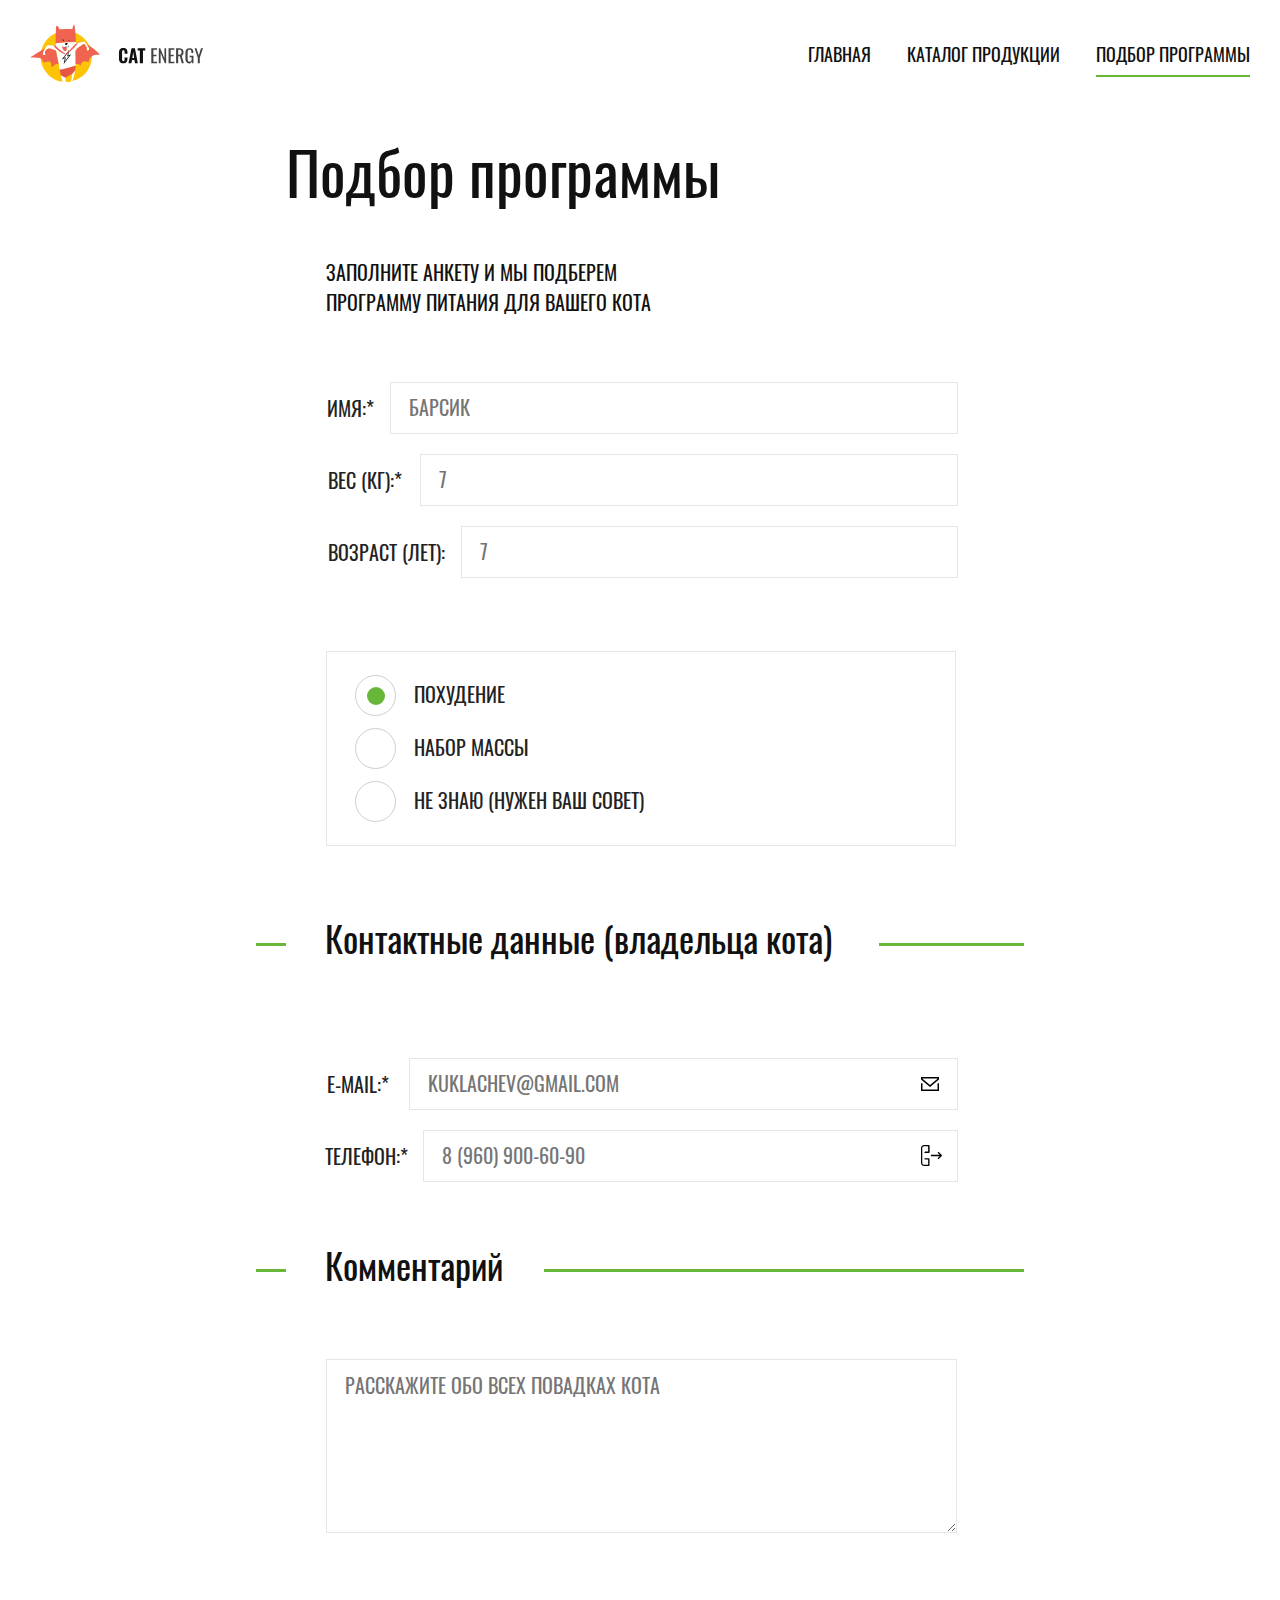
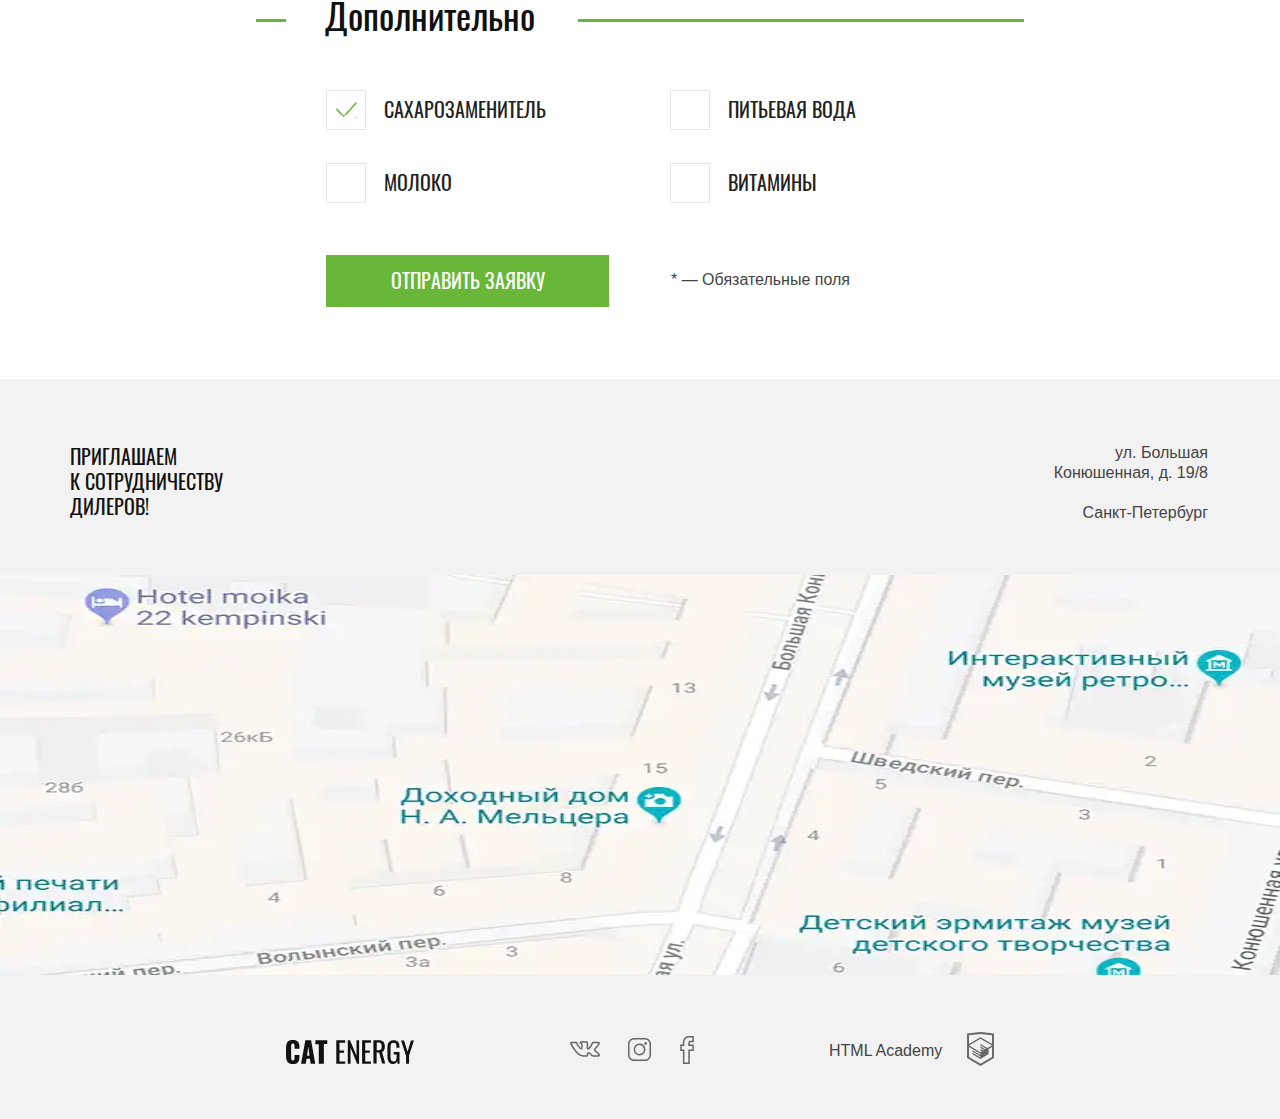
<file: form.html>
<!DOCTYPE html><html lang="ru"><head><meta charset="utf-8"><title>Kat Energy Форма заказа</title><meta name="viewport" content="width=device-width,initial-scale=1"><link rel="preload" href="fonts/oswaldmedium.woff2" as="font" crossorigin="anonymous"><link rel="preload" href="fonts/oswaldregular.woff2" as="font" crossorigin="anonymous"><link rel="stylesheet" href="css/style.min.css"><script>// Picture element HTML5 shiv
      document.createElement( "picture" );</script><script src="js/picturefill.min.js" async=""></script></head><body><div style="display: none"><svg xmlns="http://www.w3.org/2000/svg" xmlns:xlink="http://www.w3.org/1999/xlink"><symbol id="icon-cat-pro" viewbox="0 0 134 56"><path d="M123.1 5.8c1.2-1.9 2.7-3.4 4.5-4.6 1-.7 1.6-.7 2.2.6.8 1.9 1.5 3.9.9 6-.2.8-.1 1.4.4 2.1.6.8 1.1 1.6 1.6 2.3 1.3 1.9 1.8 3.9.9 6.2-.4 1-.4 2-.2 3.1.2 1 .2 2 0 3-.3 1.6-1.1 2.7-2.7 3.2-1.3.3-2.4.9-3.2 2-.2.3-.5.5-.9.5-1.2.2-4.2-2.5-4.2-3.7v-.6c.1-3.6-.1-3.9-3.4-5.4-.7-.3-1.3-.6-1.8-1.2-.6-.8-1.4-.7-2.3-.4-.8.4-1.4.9-1.3 1.9.3 2.4.4 4.8.3 7.3 0 .3.1.6.2.8 3.1 4.5 4.3 9.8 5.8 14.9 1.2 3.9 3.4 6 7.4 6.3.6 0 1.3.2 1.9.3 1.8.3 2.9 1.5 3.4 3.2.7 2.1.3 2.6-1.8 2.6h-6.5c-.9 0-1.6-.2-2.3-.8-1-1-2.2-1.4-3.4-2-1.3-.6-2.6-1.3-3.4-2.6-1.1-1.7-2.6-3.1-4-4.5-2.8-2.9-5.8-5.7-8.4-8.7-1.9-2.2-3.2-4.6-3.2-7.6 0-.9-.2-1.3-1.2-.9-.3.2-.7.3-1 .3-2.8 0-4.2 1.7-5.2 4.2-.9 2.1-2.1 4.1-3.2 6.2-.5 1.1-1 2.6-1 4.2 0 2.4.6 3.2 2.8 4 1.4.5 2.7 1 3.4 2.4.8 1.6.6 2-1.1 2.1h-6.8c-.9 0-1.5-.3-1.9-1.1l-1.8-3c-1-1.7-1.4-3.4-.7-5.4.6-1.7.3-3.6.1-5.3-.4-2.6 0-4.9 1.7-7 .6-.7.6-1-.4-1.2-4.1-.8-8-2.3-11.8-4.1 0 0-.1 0-.1-.1-3.2-1.2-3.8-1-4.7 2.3-.8 2.8-1.6 5.6-2.2 8.5-.7 3.2.1 6.2 1.1 9.2.4 1.2 1.6 1.1 2.5 1.4 2 .6 3.7 1.4 4.5 3.5.7 1.6.6 1.8-1.1 1.8-1.7 0-3.4-.1-5.2 0-1.6.1-2.8-.5-4.2-1.4-4.8-3.2-6.2-8.1-6.6-13.4-.2-3.3-2-5.9-4.1-8.4-.4-.5-.8-.7-1.4-.3-2.1 1.3-4.5 2.1-6.7 3-4.8 1.8-9 4.6-12.2 8.8-1.2 1.5-1.9 3.2-2.2 5.1-.3 1.8.2 2.6 2 3.1 1.9.6 2.7 1.5 2.9 3.4.1.8-.2 1.2-1 1.2h-8.1c-.6 0-1-.4-1.3-.8-1.3-1.6-1.9-3.5-1.9-5.5-.1-3.5.3-6.9.9-10.3.4-2.1 1.4-3.8 3.4-4.8 5.9-2.8 9-8.1 11.8-13.6.6-1.1.1-1.3-.9-1.2-2.9.3-5.4 1.6-7.7 3.2-3 2.1-5.7 4.6-8.3 7.1-2.9 2.7-6.2 4.6-10.3 4.9C3.1 32.5-.3 28.4 0 21.8c.1-2.3.9-4.4 2.4-6.1 1.2-1.3 2.6-2 4.5-1.5 1.5.4 1.9 1.2 1.3 2.7-.3.6-.7 1.1-1 1.7-.4.6-.8 1.3-1 2-1.1 3 .4 5.1 3.5 5.4 3.3.3 6-1.1 8.5-3.1 3-2.4 5.7-5.2 8-8.3 3.7-4.8 8.5-7.3 14.4-8.1 2.3-.3 4.3-1.3 6.5-1.9 4.1-1.2 8.3-1.9 12.7-1.8 2 .1 3.9-.3 5.8-1.1 4.9-2 10-2 15.1-1 4 .8 8 1.8 11.9 2.8 2.2.5 4.7.3 7-.2 4.4-1 8.9-1.9 13.4-2 3-.1 5.9.4 8.6 1.7 2 .9 2 .9 1.5 2.8z"></path></symbol><symbol id="icon-cat-slim" viewbox="0 0 70 97"><path d="M54.8 0h-.4c-.7.4-1.1.9-1.4 1.6-.6 1.1-1 2.3-1.3 3.4-.2.8-.7 1.2-1.5 1.3-2.3.4-4 1.7-5.2 3.7-.7 1.3-1.3 2.6-1.8 3.9-1.4 3.7-2.5 7.5-3.8 11.2-.7 1.9-.8 1.9-2.7 1.9-2.3 0-2.1-.4-2.1 2.1 0 .8.2 1.2 1.1 1.2.3 0 .7-.1.8.2.1.3-.2.5-.4.7-1.2 1.3-2.7 2-4.3 2.4-1.9.5-3.8.9-5.7 1.5-4.7 1.6-9.1 3.8-12.6 7.6-2.1 2.3-3.5 5-4.7 7.8-3.8 8.7-5.6 17.8-7 27-.6 4.3-1.1 8.6-1.5 13C.2 92.7 0 94.8 0 97h33.3c.1-.5-.1-.9-.2-1.3-.7-1.8-2.1-2.7-3.8-3.1-.7-.2-.8-.4-.4-.9.7-.9 1.2-2 1.6-3.1 1.6-4.8 2.3-9.8 3.1-14.8.6-3.8 1.5-7.4 3.4-10.8 1.5-2.5 3.3-4.6 5.6-6.4.8-.6.9-.6 1 .4.1.7.1 1.4.2 2.2.3 4.7.3 9.5-.2 14.2-.3 3.7-.5 7.4-.2 11 .4 4.3 1.2 8.4 2.2 12.6h13.3c-.3-2.2-2.1-4-4.2-4.4-1.3-.2-2.5-.1-3.8.2-.6.1-.8 0-.9-.6-.4-5.3-.1-10.6 1-15.8 1.3-6 2.4-12.1 3.1-18.2.3-2.5 1-4.8 2.3-7 1.2-2.1 2.2-4.3 3.4-6.5.9-1.7 1.1-3.4.4-5.2-.3-.7-.5-1.4-.9-2.1-1-2-2-3.9-2.9-5.9-.5-1-.4-1.1.7-1.1 1.6 0 1.6 0 1.7-1.6v-.7c0-.7-.3-1.1-1-1h-1.5c-.7 0-.9-.3-.7-1 .6-2.3 2.8-4.1 5.1-4.4 2.2-.3 4.4 0 6.6.4.6.1 1 0 1.3-.6.4-1 .8-2 1.3-3 .2-.4.2-.8-.1-1.1-3.2-4.2-6.7-8-11.4-10.4-.5-.3-.8-.6-.9-1.1-.3-1.4-.7-2.8-1.3-4.2-.3-.7-.6-1.3-1.4-1.7z"></path></symbol><symbol id="icon-close" viewbox="0 0 18 18"><path d="M18 1.3L16.7 0 9 7.7 1.3 0 0 1.3 7.7 9 0 16.7 1.3 18 9 10.3l7.7 7.7 1.3-1.3L10.3 9z"></path></symbol><symbol id="icon-fb-mobile" viewbox="0 0 10 19"><path d="M7.1 19H2v-8.8H0V5.8h1.9c-.1-2 .2-3.4 1.1-4.4C3.8.5 5 .1 6.5 0H10v4.2H7.2c-.1.2-.2.8-.2 1.6h3v4.4H7.1V19zm-4-1h2.8V9.1h2.9V6.8H5.9v-.5c0-1.4 0-2.6.7-3.1l.1-.1h2.1V1H6.5c-1.2.1-2 .4-2.6 1-.8.8-1 2.3-.8 4.2l.1.6H1.1v2.3h2V18z"></path></symbol><symbol id="icon-fb" viewbox="34.789 -4.709 13.518 27.75"><path d="M44.32 23.041h-6.816V10.137h-2.715V3.763h2.629c-.202-2.887.298-5 1.519-6.444 1.039-1.229 2.583-1.911 4.588-2.026l4.782-.001v6.15h-3.755c-.166.315-.251 1.093-.252 2.321h3.978v6.375H44.32v12.903zm-5.316-1.5h3.816V8.637h3.957V5.263h-3.953l-.016-.734c-.044-2.04.002-3.784 1.007-4.46l.19-.127h2.801v-3.15h-3.239c-1.557.091-2.711.581-3.485 1.496-1.041 1.231-1.41 3.298-1.099 6.144l.092.832h-2.786v3.375h2.715v12.902z"></path></symbol><symbol id="icon-gift" viewbox="0 0 55.5 60"><path d="M52.3 12.2h-7c.5-.7.8-1.4 1.1-2.2.6-2 .4-4.1-.6-5.9-1-1.8-2.6-3.1-4.6-3.7-2-.6-4.1-.4-5.9.6-3.6 2-6.2 6.1-7.6 9-1.4-2.9-4-7.1-7.6-9-3.8-2-8.5-.6-10.5 3.1-1.4 2.7-1.2 5.8.5 8.1h-7c-1.7 0-3.1 1.4-3.1 3.1v9.4c0 1.7 1.4 3.1 3.1 3.1H4v26.1c0 3.3 2.7 6 6 6h35.5c3.3 0 6-2.7 6-6V27.8h.8c1.7 0 3.1-1.4 3.1-3.1v-9.4c.1-1.7-1.3-3.1-3.1-3.1zM36.5 3c1.3-.7 2.7-.8 4.1-.4 1.3.4 2.4 1.3 3.1 2.6.7 1.3.8 2.7.4 4.1-.4 1.2-1.1 2.2-2.2 2.9H29.4C30.5 9.6 33 5 36.5 3zM11.7 5.2C13.2 2.6 16.4 1.6 19 3c3.5 1.9 6 6.6 7.1 9.1H13.5c-2.3-1.4-3.1-4.5-1.8-6.9zm14.8 22.6v13.7H6.4V27.8h20.1zM6.4 53.9v-10h20.2v13.7H10c-2 0-3.6-1.7-3.6-3.7zm39.1 3.7H28.9V43.9h20.2v10c0 2-1.6 3.7-3.6 3.7zm3.6-16.1H28.9V27.8h20.2v13.7zm4-16.8c0 .4-.3.7-.7.7H3.2c-.4 0-.7-.3-.7-.7v-9.4c0-.4.3-.7.7-.7h49.2c.4 0 .7.3.7.7v9.4z"></path></symbol><symbol id="icon-htmlacademy" viewbox="0 0 26.943 34.09"><path d="M13.62.017L13.472 0 0 1.412v24.661l13.473 8.017 13.43-7.99.042-.025V1.412L13.62.017zm11.399 12.11L13.495 5.334l-.001-.104-.087.05-.088-.056v.109L1.925 12.118V3.147l11.548-1.212L25.02 3.147v8.98zm-11.614-5.34L24.923 13.5l-4.479 2.64-7.093-4.221-.014 1.415 5.904 3.513-.86.507-5.03-2.992-.014 1.415 3.827 2.275-.782.523-3.031-1.787-.014 1.413 1.853 1.091-1.8 1.081-11.356-6.751 11.371-6.835zm-11.48 8.34l11.411 6.791.016 1.044-7.942-4.728-.015 1.416 7.979 4.795.018 1.076-7.973-4.74-.013 1.414 8.021 4.822.046.025 8.143-4.872-.011-5.177 3.415-2.036v10.021L13.472 31.85 1.925 24.979v-9.852z"></path></symbol><symbol id="icon-insta-mobile" viewbox="0 0 16 16"><style>.st0{fill:#231f20}</style><path class="st0" d="M11.8 1C13.6 1 15 2.4 15 4.2v7.7c0 1.7-1.4 3.1-3.1 3.1H4.2C2.4 15 1 13.6 1 11.8V4.2C1 2.4 2.4 1 4.2 1h7.6m0-1H4.2C1.9 0 0 1.9 0 4.2v7.7C0 14.1 1.9 16 4.2 16h7.7c2.3 0 4.2-1.9 4.2-4.2V4.2C16 1.9 14.1 0 11.8 0z"></path><path class="st0" d="M8 4.9c1.7 0 3.1 1.4 3.1 3.1 0 1.7-1.4 3.1-3.1 3.1-1.7 0-3.1-1.4-3.1-3.1 0-1.7 1.4-3.1 3.1-3.1m0-1C5.7 3.9 3.9 5.7 3.9 8s1.8 4.1 4.1 4.1 4.1-1.8 4.1-4.1S10.3 3.9 8 3.9z"></path><circle class="st0" cx="12.3" cy="3.7" r=".9"></circle></symbol><symbol id="icon-insta" viewbox="-3 -3 23 23"><path d="M14.002-1.501C16.482-1.501 18.5.519 18.5 3v11c0 2.481-2.018 4.5-4.498 4.5H3.01A4.504 4.504 0 0 1-1.488 14V3C-1.488.519.53-1.5 3.01-1.5h10.992m0-1.5H3.01C-.29-3-2.987-.301-2.987 3v11.001C-2.987 17.299-.29 20 3.01 20h10.995C17.301 20 20 17.299 20 13.999V3c0-3.301-2.699-6-5.998-6z"></path><path d="M8.506 4.078a4.434 4.434 0 0 1 4.429 4.428c0 2.44-1.989 4.43-4.429 4.43a4.434 4.434 0 0 1-4.428-4.43 4.431 4.431 0 0 1 4.428-4.428m0-1.5a5.929 5.929 0 0 0 0 11.855c3.274 0 5.926-2.653 5.926-5.927S11.78 2.578 8.506 2.578z"></path><circle cx="14.646" cy="2.379" r="1.341"></circle></symbol><symbol id="icon-mail" viewbox="0 0 17 13"><path d="M15.6 11.6H1.4V5.8H0V13h17V5.8h-1.4v5.8zM0 0v2.3l8.5 7.1L17 2.3V0H0zm15.6 1.6L8.5 7.5 1.4 1.6v-.2h14.2v.2z"></path></symbol><symbol id="icon-mobile-menu" viewbox="0 0 24 18"><path d="M0 16h24v2H0zm0-8h24v2H0zm0-8h24v2H0z"></path></symbol><symbol id="icon-phone" viewbox="0 0 20 20"><path d="M17.9 9.4H9.4v1.2h8.5l-2.1 2.1.9.9 3.1-3.1c.2-.2.2-.6 0-.9l-3.1-3.1-.9.9 2.1 2zM8.1 19.4v-6.2c0-.3-.3-.6-.6-.6H3.1c0 .7.6 1.2 1.2 1.2h2.5v5H3.1c-1 .1-1.8-.7-1.9-1.7v-14c0-1 .8-1.8 1.7-1.8H6.8v5H4.4c-.7 0-1.2.6-1.2 1.2h4.4c.3 0 .6-.3.6-.6V.6C8.1.3 7.8 0 7.5 0H3.1C1.5-.1.1 1.2 0 2.9V16.8c-.1 1.7 1.2 3.1 2.9 3.1H7.5c.3.1.6-.2.6-.5z"></path></symbol><symbol id="icon-plus-mobile" viewbox="0 0 30 30"><path fill="#231f20" d="M30 14H16V0h-2v14H0v2h14v14h2V16h14z"></path></symbol><symbol id="icon-plus" viewbox="0 0 60 60"><path fill="#231f20" d="M60 29.5H30.5V0h-1v29.5H0v1h29.5V60h1V30.5H60z"></path></symbol><symbol id="icon-right-arrow-long" viewbox="0 0 24.2 11"><path fill="#3f4242" d="M17.6 0l6.6 5.5-6.6 5.5V6.6H0V4.4h17.6z"></path></symbol><symbol id="icon-right-arrow-verylong" viewbox="0 0 32 11"><path fill="#3f4242" d="M25.4 0L32 5.5 25.4 11V6.6H0V4.4h25.4z"></path></symbol><symbol id="icon-tick" viewbox="0 0 21.1 15.5"><path d="M20.1 0L7.7 13.3 1 6.1 0 7.2l7.6 8.2.1.1L21 1.2l.1-.1z"></path></symbol><symbol id="icon-vk-mobile" viewbox="0 0 22 12"><path d="M17.6 12c-.3 0-.9-.1-1.5-.5-.5-.3-.9-.7-1.3-1.2-.3-.3-.9-.9-1.1-.9-.2.1-.4.7-.3 1.2 0 .1 0 .6-.3.9-.3.3-.8.4-.9.4h-1.4c-.7 0-3.2-.2-5.4-2.3C2.5 7.1.2 2.2.1 2 0 1.6-.1 1.2.2.9c.3-.3.8-.4 1-.4h3.1c.1 0 .4.1.7.3.3.2.4.5.5.6 0 0 .5 1.1 1.1 2 1 1.5 1.4 1.9 1.5 2 .1-.4.2-1.4.1-2.3 0-.4-.1-.8-.2-1-.1-.1-.3-.2-.5-.2l-.6-.5c0-.5.5-.9.9-1.1.5-.2 1.3-.3 2.3-.3h.5c.9 0 1.2.1 1.6.1 1.2.3 1.2 1.3 1.1 2.5v1.6c0 .3 0 .8.1 1 .2-.1.6-.5 1.5-1.9.6-.9 1-1.9 1.1-2.1.1-.3.4-.7 1.2-.7h3.4c.7 0 1.2.2 1.3.7.2.5.1 1.3-1.7 3.5-.3.3-.5.6-.7.9-.5.4-.9 1-.9 1.1 0 .1.5.5.9.9 1.1.9 1.9 1.7 2.2 2.3.4.6.3 1 .2 1.3-.3.7-1.2.7-1.4.8h-2.9zm-3.9-3.7c.7 0 1.2.6 1.8 1.2.4.4.7.8 1.1 1 .5.3 1 .3 1 .3h2.9c.1 0 .3-.1.4-.1 0 0 0-.1-.1-.1-.3-.5-1-1.3-2-2.1-.9-.7-1.3-1.1-1.4-1.7 0-.6.4-1.1 1.2-2.1.2-.2.4-.5.7-.8 1.1-1.4 1.4-2 1.5-2.3h-3.9c0 .4-.5 1.5-1.1 2.4-1.4 2.1-2 2.4-2.5 2.4-.1 0-.3 0-.4-.1-.7-.4-.7-1.4-.7-2.1V2.6c.1-1.3 0-1.3-.3-1.4-.3-.1-.5-.1-1.4-.1H10c-.5 0-1 0-1.4.1l.2.2c.4.5.4 1.5.4 1.7.1 1.3 0 2.9-.7 3.3-.1 0-.2.1-.4.1-.6 0-1.3-.7-2.5-2.5C5 2.9 4.5 1.8 4.5 1.8s0-.1-.1-.1-.2-.1-.2-.1h-3c.4.9 2.5 5 4.8 7.2 2 1.9 4.3 2 4.7 2h1.4s.2 0 .2-.1v-.1c0-.2 0-2 1.2-2.3h.2z"></path></symbol><symbol id="icon-vk" viewbox="3.007 11.628 30.004 15.761"><path d="M26.945 27.388c-.386 0-1.17-.082-2.075-.632-.642-.385-1.223-.968-1.784-1.532-.438-.44-1.171-1.177-1.447-1.177-.268.075-.481.921-.476 1.569.004.113-.001.774-.468 1.213-.425.4-1.088.485-1.216.498l-1.926.007c-.967 0-4.358-.218-7.429-3.021-3.674-3.358-6.835-9.798-6.968-10.07-.197-.462-.248-1.066.152-1.482.392-.413 1.081-.472 1.359-.479l4.083-.024.115.008c.091.014.567.095.957.349.388.247.59.651.626.73.01.021.649 1.432 1.475 2.684 1.312 1.99 1.896 2.455 2.103 2.562.188-.417.277-1.7.187-2.871.001-.493-.101-1.098-.252-1.278-.112-.134-.426-.253-.778-.294l-.722-.691c-.096-.658.635-1.226 1.149-1.446.737-.316 1.792-.382 3.147-.382l.71.005c1.235.012 1.622.081 2.149.191 1.702.361 1.64 1.729 1.567 3.312-.021.464-.046 1.001-.046 1.621 0 .151-.005.312-.011.479-.012.38-.032 1.038.093 1.304.219-.145.852-.665 2.072-2.483.783-1.165 1.4-2.539 1.517-2.803l.001-.001c.182-.43.608-.941 1.613-.946l4.274-.024c.012-.003.172-.016.377-.016.98 0 1.597.287 1.832.854.269.65.169 1.657-2.354 4.605-.37.432-.697.804-.982 1.127-.598.678-1.216 1.379-1.237 1.595.053.169.662.665 1.252 1.145 1.53 1.247 2.528 2.264 3.033 3.073.522.759.429 1.33.258 1.677-.424.864-1.638.973-1.877.985l-3.79.047a2.525 2.525 0 0 1-.263.012zm-5.307-4.84c.899 0 1.682.786 2.511 1.618.497.5 1.011 1.016 1.496 1.307.727.44 1.316.421 1.398.412l.103-.009 3.805-.047c.171-.012.411-.073.536-.136a1.167 1.167 0 0 0-.098-.167c-.449-.718-1.388-1.659-2.686-2.718-1.184-.963-1.801-1.465-1.865-2.244-.066-.805.493-1.439 1.607-2.703.28-.318.604-.685.967-1.109 1.559-1.821 1.957-2.64 2.058-2.956-.17-.029-.648-.021-.678-.018l-4.361.028c-.191.001-.249.035-.249.036-.176.414-.812 1.812-1.644 3.05-1.895 2.82-2.785 3.2-3.407 3.201-.204 0-.396-.05-.569-.148-1.003-.569-.963-1.834-.934-2.757.005-.149.01-.295.01-.431 0-.646.025-1.207.048-1.689.076-1.68.016-1.692-.379-1.776-.409-.086-.705-.147-1.856-.159l-.693-.005c-.624 0-1.343.014-1.906.098.092.074.18.157.259.251.588.704.604 1.951.601 2.194.13 1.646.061 3.796-1.018 4.313a1.365 1.365 0 0 1-.597.137c-.926 0-1.854-.885-3.425-3.267a22.863 22.863 0 0 1-1.587-2.887.47.47 0 0 0-.075-.094 1.133 1.133 0 0 0-.32-.116l-4.001.024c-.021.001-.045.002-.07.005.591 1.189 3.426 6.592 6.519 9.419 2.74 2.502 5.826 2.629 6.417 2.629l1.851-.003c.046-.01.218-.062.269-.1-.019.018-.01-.053-.01-.097-.003-.265.012-2.595 1.578-3.034.126-.034.259-.052.395-.052z"></path></symbol></svg></div><header class="page-header"><div class="page-header__wrapper"><a href="index.html" class="page-header__logo"><picture><source media="(min-width: 1300px)" srcset="img/logo-desktop.svg"><source media="(min-width: 768px)" srcset="img/logo-tablet.svg"><img class="page-header__logo-image" src="img/logo-mobile.svg" width="190" height="38" alt="Кет энерджи"></picture></a><nav class="main-nav main-nav--closed main-nav--nojs"><button class="main-nav__toggle" type="button">Открыть меню</button><div class="main-nav__wrapper"><ul class="main-nav__list site-list"><li class="site-list__item"><a href="index.html">Главная</a></li><li class="site-list__item"><a href="catalog.html">Каталог продукции</a></li><li class="site-list__item"><a class="site-list__item-active-link" href="form.html">Подбор программы</a></li></ul></div></nav></div></header><section class="form-header"><h1 class="form-header__title">Подбор программы</h1></section><form class="form" action="#" method="post"><div class="form__wrapper"><p class="form__description">Заполните анкету и мы подберем программу питания для вашего кота</p><div class="form__programm-wrapper"><section class="form__item"><h2 class="visually-hidden">Данные о коте</h2><p class="form__element"><label class="form__label form__label--cat-name" for="name">Имя:*</label> <input class="form__input-text form__input-text--cate-name" id="name" type="text" placeholder="Барсик"></p><p class="form__element"><label class="form__label form__label--weight" for="weight">Вес (кг):*</label> <input class="form__input-text form__input-text--cate-weight" id="weight" type="text" placeholder="7"></p><p class="form__element"><label class="form__label form__label--age" for="age">Возраст (лет):</label> <input class="form__input-text form__input-text--age" id="age" type="text" placeholder="7"></p></section><section class="form__item-mass"><h2 class="visually-hidden">Данные о коте</h2><ul class="form__programm-items"><li class="form__programm-item"><input class="form__input-radio visually-hidden" id="input-slim" name="programm-type" type="radio" value="slim" checked=""> <label class="form__label form__programm-label" for="input-slim">Похудение</label></li><li class="form__programm-item"><input class="form__input-radio visually-hidden" id="input-fat" name="programm-type" type="radio" value="fat"> <label class="form__label form__programm-label" for="input-fat">Набор массы</label></li><li class="form__programm-item"><input class="form__input-radio visually-hidden" id="input-advice" name="programm-type" type="radio" value="advice"> <label class="form__label form__programm-label" for="input-advice">Не знаю (Нужен ваш совет)</label></li></ul></section></div><section class="form__item-data"><h2 class="form__items-title"><span>Контактные данные (владельца кота)</span></h2><div class="form__human-wrapper"><p class="form__element form__element--mail"><label class="form__label form__label--email" for="human-name">E-mail:*</label> <input class="form__input-text form__about-human-email" id="human-name" type="email" placeholder="kuklachev@gmail.com"> <svg class="form__mail-icon" width="18" height="14"><use xlink:href="#icon-mail"></use></svg></p><p class="form__element form__element--phone"><label class="form__label form__label-phone" for="human-phone">Телефон:*</label> <input class="form__input-text form__about-human-phone" id="human-phone" type="tel" placeholder="8 (960) 900-60-90"> <svg class="form__phone-icon" width="21" height="21"><use xlink:href="#icon-phone"></use></svg></p></div></section><section class="form-coment"><h2 class="form-coment__title"><span>Комментарий</span></h2><label class="form__label visually-hidden" for="comment"></label> <textarea class="form__comment-area" id="comment" name="comment" placeholder="Расскажите обо всех повадках кота"></textarea></section><section class="form__extra-fields"><h2 class="form__extra-fields-title"><span>Дополнительно</span></h2><ul class="form__extra"><li class="form__extra-item"><input class="form__input-extra visually-hidden" id="sweetener-id" name="sweetener" type="checkbox" checked=""> <label class="form__label form__label--extra" for="sweetener-id">Сахарозаменитель</label></li><li class="form__extra-item"><input class="form__input-extra visually-hidden" id="water-id" name="water" type="checkbox"> <label class="form__label form__label--extra" for="water-id">Питьевая вода</label></li><li class="form__extra-item"><input class="form__input-extra visually-hidden" id="milk-id" name="milk" type="checkbox"> <label class="form__label form__label--extra" for="milk-id">Молоко</label></li><li class="form__extra-item"><input class="form__input-extra visually-hidden" id="vitamins-id" name="vitamins" type="checkbox"> <label class="form__label form__label--extra" for="vitamins-id">Витамины</label></li></ul></section><div class="form__button-wrapper"><button class="button form__button" type="submit">Отправить заявку</button><p class="form__note">* — Обязательные поля</p></div></div></form><section class="contacts contacts--background"><h2 class="visually-hidden">Контакты</h2><div class="contacts__wrapper"><div class="contacts__background-form-color contacts__invite-address-wrapper"><b class="contacts__invite">приглашаем<br>к сотрудничеству дилеров!</b> <span class="contacts__address">ул. Большая Конюшенная, д. 19/8 <b>Санкт-Петербург</b></span></div><div class="contacts__map-wrapper"><iframe src="https://www.google.com/maps/embed?pb=!1m18!1m12!1m3!1d1998.6037872533248!2d30.320858716403162!3d59.93871648187619!2m3!1f0!2f0!3f0!3m2!1i1024!2i768!4f13.1!3m3!1m2!1s0x4696310fca145cc1%3A0x42b32648d8238007!2z0JHQvtC70YzRiNCw0Y8g0JrQvtC90Y7RiNC10L3QvdCw0Y8g0YPQuy4sIDE5LzgsINCh0LDQvdC60YIt0J_QtdGC0LXRgNCx0YPRgNCzLCAxOTExODY!5e0!3m2!1sru!2sru!4v1560240267797!5m2!1sru!2sru" width="600" height="450" aria-label="Адрес на карте в интернете" allowfullscreen=""></iframe><picture><source type="image/webp" media="(min-width: 1300px)" srcset="img/bg-map-desktop@1x.webp, img/bg-map-desktop@2x.webp 2x"><source type="image/webp" media="(min-width: 768px)" srcset="img/bg-map-tablet@1x.webp, img/bg-map-tablet@2x.webp 2x"><source type="image/webp" srcset="img/bg-map-mobile@1x.webp, img/bg-map-mobile@2x.webp 2x"><source media="(min-width: 1300px)" srcset="img/bg-map-desktop@1x.png, img/bg-map-desktop@2x.png 2x"><source media="(min-width: 768px)" srcset="img/bg-map-tablet@1x.png, img/bg-map-tablet@2x.png 2x"><img class="contacts__map" src="img/bg-map-mobile@1x.png" srcset="img/bg-map-mobile@2x.png 2x" alt="Адрес на карте в интернете"></picture></div></div></section><footer class="page-footer"><div class="page-footer__wrapper"><section class="page-footer__logo"><h2 class="visually-hidden">Логотип Кет Енерджи</h2><img class="page-footer__img" src="img/logo-footer.svg" width="128" height="23" alt="Логотип Кет Енерджи"></section><section class="page-footer__social"><h2 class="visually-hidden">Контакты в социальных сетях</h2><ul class="page-footer__social-list"><li class="page-footer__social-item"><a href="https://vk.com/htmlacademy" target="blank" aria-label="Мы в вконтакте"></a> <svg class="page-footer__social-icon-svg-vk" width="22" height="12"><use xlink:href="#icon-vk"></use></svg></li><li class="page-footer__social-item"><a href="https://www.instagram.com/htmlacademy/" target="blank" aria-label="Мы в инстаграмм"></a> <svg class="page-footer__social-icon-svg-insta" width="17" height="17"><use xlink:href="#icon-insta"></use></svg></li><li class="page-footer__social-item"><a href="https://ru-ru.facebook.com/htmlacademy/" target="blank" aria-label="Мы в Фейсбук"></a> <svg class="page-footer__social-icon-svg-fb" width="10" height="19"><use xlink:href="#icon-fb"></use></svg></li></ul></section><section class="page-footer__copyright copyright"><h2 class="visually-hidden">Авторские права</h2><a class="copyright__link" href="https://htmlacademy.ru/intensive/adaptive" target="blank" aria-label="HTML Academy"><span class="copyright__text">HTML Academy</span> <svg class="copyright__logo-htmlacademy" width="27" height="34"><use xlink:href="#icon-htmlacademy"></use></svg></a></section></div></footer><script src="js/script.min.js"></script></body></html>
</file>
